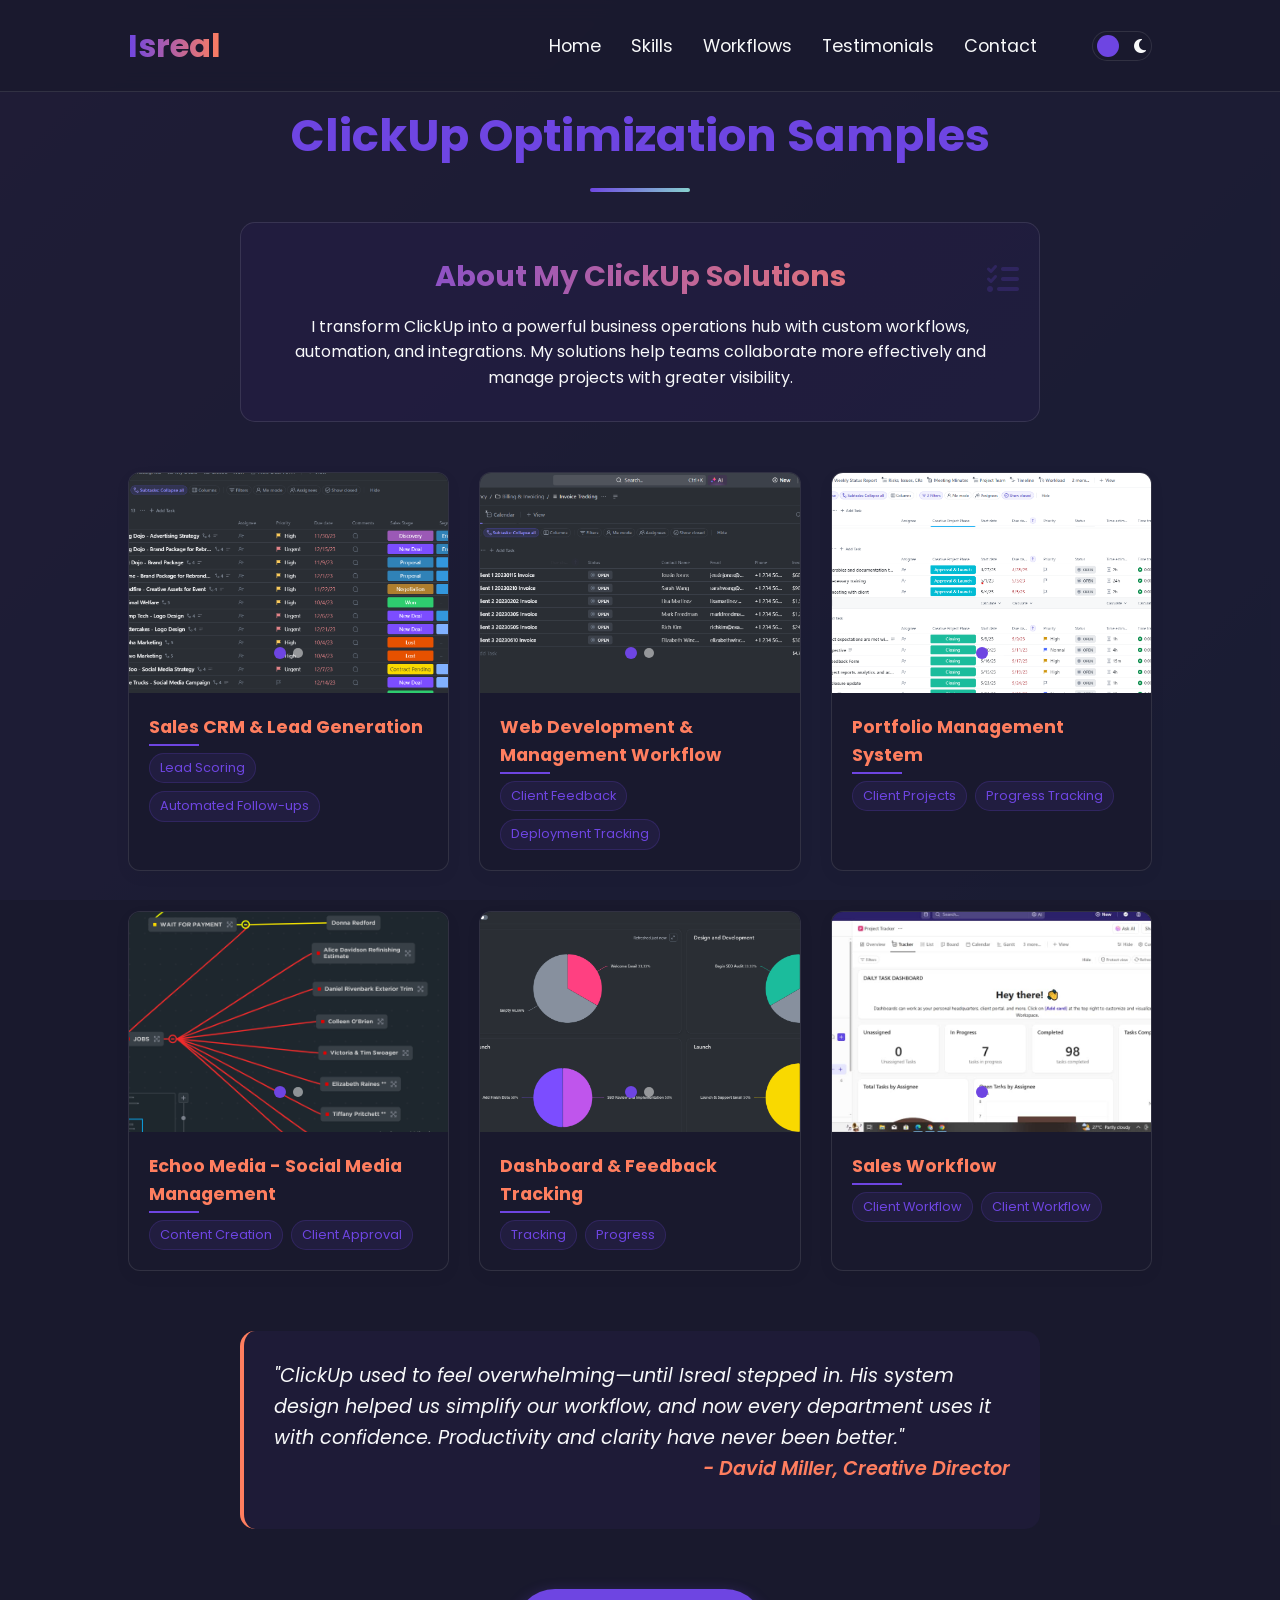
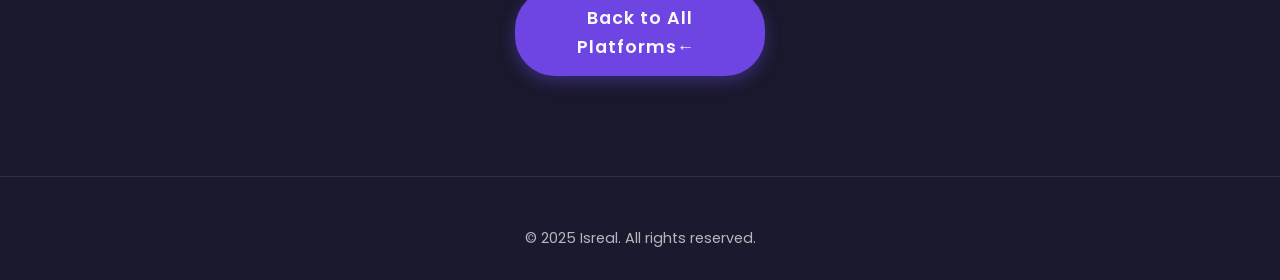
<file: Clickup.html>
<!DOCTYPE html>
<html lang="en">
<head>
    <meta charset="UTF-8">
    <meta name="viewport" content="width=device-width, initial-scale=1.0">
    <title>ClickUp Optimization Samples | Business Automation Consultant</title>
    <link rel="stylesheet" href="https://cdnjs.cloudflare.com/ajax/libs/font-awesome/6.4.0/css/all.min.css">
    <link href="https://fonts.googleapis.com/css2?family=Poppins:wght@100;200;300;400;500;600;700;800;900&display=swap" rel="stylesheet">
    <link rel="stylesheet" href="style.css">
</head>
<body class="dark-mode">
    <div class="bg-animation"></div>
    
    <header>
        <a href="index.html" class="logo">Isreal</a>
        <div class="menu-container">
            <div class="menu-toggle"><i class="fas fa-bars"></i></div>
            <nav class="navbar">
                <ul>
                    <li><a href="index.html#home">Home</a></li>
                    <li><a href="index.html#skills">Skills</a></li>
                    <li><a href="index.html#workflow">Workflows</a></li>
                    <li><a href="index.html#testimonials">Testimonials</a></li>
                    <li><a href="index.html#contact">Contact</a></li>
                </ul>
            </nav>
            <div class="theme-toggle-container">
                <div class="theme-toggle">
                    <i class="fas fa-sun"></i>
                    <i class="fas fa-moon"></i>
                    <span class="toggle-ball"></span>
                </div>
            </div>
        </div>
    </header>

    <section class="platform-samples">
        <h1>ClickUp Optimization Samples</h1>
        
        <div class="sample-description">
            <h2>About My ClickUp Solutions</h2>
            <p>I transform ClickUp into a powerful business operations hub with custom workflows, automation, and integrations. My solutions help teams collaborate more effectively and manage projects with greater visibility.</p>
            <i class="fas fa-tasks platform-icon clickup-color"></i>
        </div>

        <div class="sample-grid">
            <!-- Row 1 -->
            <div class="sample-row">
                <!-- Sample 1 -->
                <div class="sample-item">
                    <div class="sample-carousel">
                        <div class="carousel-inner">
                            <div class="carousel-item active">
                                <img src="images/Poject image/C1" alt="Sales CRM Setup">
                            </div>
                            <div class="carousel-item">
                                <img src="images/Poject image/c11" alt="Sales CRM - Detail 1">
                            </div>
                        </div>
                        <div class="carousel-controls">
                            <button class="carousel-prev"><i class="fas fa-chevron-left"></i></button>
                            <button class="carousel-next"><i class="fas fa-chevron-right"></i></button>
                        </div>
                        <div class="carousel-indicators">
                            <span class="indicator active"></span>
                            <span class="indicator"></span>
                        </div>
                    </div>
                    <div class="sample-info">
                        <h3>Sales CRM & Lead Generation</h3>
                        <div class="sample-tags">
                            <span>Lead Scoring</span>
                            <span>Automated Follow-ups</span>
                        </div>
                    </div>
                </div>

                <!-- Sample 2 -->
                <div class="sample-item">
                    <div class="sample-carousel">
                        <div class="carousel-inner">
                            <div class="carousel-item active">
                                <img src="images/Poject image/c2" alt="Web Development Workflow">
                            </div>
                            <div class="carousel-item">
                                <img src="images/Poject image/c22" alt="Web Development - Detail 1">
                            </div>
                        </div>
                        <div class="carousel-controls">
                            <button class="carousel-prev"><i class="fas fa-chevron-left"></i></button>
                            <button class="carousel-next"><i class="fas fa-chevron-right"></i></button>
                        </div>
                        <div class="carousel-indicators">
                            <span class="indicator active"></span>
                            <span class="indicator"></span>
                        </div>
                    </div>
                    <div class="sample-info">
                        <h3>Web Development & Management Workflow</h3>
                        <div class="sample-tags">
                            <span>Client Feedback</span>
                            <span>Deployment Tracking</span>
                        </div>
                    </div>
                </div>

                <!-- Sample 3 -->
                <div class="sample-item">
                    <div class="sample-carousel">
                        <div class="carousel-inner">
                            <div class="carousel-item active">
                                <img src="images/Poject image/c3" alt="Portfolio Management">
                            </div>
                            <div class="carousel-item">
                                <img src="images/Poject image/c33" alt="Portfolio Management - Detail 1">
                            </div>
                        </div>
                        <div class="carousel-controls">
                            <button class="carousel-prev"><i class="fas fa-chevron-left"></i></button>
                            <button class="carousel-next"><i class="fas fa-chevron-right"></i></button>
                        </div>
                        <div class="carousel-indicators">
                            <span class="indicator active"></span>
                            <span class="indicator"></span>
                        </div>
                    </div>
                    <div class="sample-info">
                        <h3>Portfolio Management System</h3>
                        <div class="sample-tags">
                            <span>Client Projects</span>
                            <span>Progress Tracking</span>
                        </div>
                    </div>
                </div>
            </div>

            <!-- Row 2 -->
            <div class="sample-row">
                <!-- Sample 4 -->
                <div class="sample-item">
                    <div class="sample-carousel">
                        <div class="carousel-inner">
                            <div class="carousel-item active">
                                <img src="images/Poject image/c4" alt="Social Media Workflow">
                            </div>
                            <div class="carousel-item">
                                <img src="images/Poject image/c44" alt="Social Media - Detail 1">
                            </div>
                        </div>
                        <div class="carousel-controls">
                            <button class="carousel-prev"><i class="fas fa-chevron-left"></i></button>
                            <button class="carousel-next"><i class="fas fa-chevron-right"></i></button>
                        </div>
                        <div class="carousel-indicators">
                            <span class="indicator active"></span>
                            <span class="indicator"></span>
                        </div>
                    </div>
                    <div class="sample-info">
                        <h3>Echoo Media - Social Media Management</h3>
                        <div class="sample-tags">
                            <span>Content Creation</span>
                            <span>Client Approval</span>
                        </div>
                    </div>
                </div>

                <!-- Sample 5 -->
                <div class="sample-item">
                    <div class="sample-carousel">
                        <div class="carousel-inner">
                            <div class="carousel-item active">
                                <img src="images/Poject image/c5" alt="Education Template">
                            </div>
                            <div class="carousel-item">
                                <img src="images/Poject image/c55" alt="Education Template - Detail 1">
                            </div>
                        </div>
                        <div class="carousel-controls">
                            <button class="carousel-prev"><i class="fas fa-chevron-left"></i></button>
                            <button class="carousel-next"><i class="fas fa-chevron-right"></i></button>
                        </div>
                        <div class="carousel-indicators">
                            <span class="indicator active"></span>
                            <span class="indicator"></span>
                        </div>
                    </div>
                    <div class="sample-info">
                        <h3>Dashboard & Feedback Tracking</h3>
                        <div class="sample-tags">
                            <span>Tracking</span>
                            <span>Progress</span>
                        </div>
                    </div>
                </div>

                <!-- Sample 6 -->
                <div class="sample-item">
                    <div class="sample-carousel">
                        <div class="carousel-inner">
                            <div class="carousel-item active">
                                <img src="images/Poject image/c6" alt="Education Template">
                            </div>
                            <div class="carousel-item">
                                <img src="images/Poject image/c66" alt="Education Template - Detail 1">
                            </div>
                        </div>
                        <div class="carousel-controls">
                            <button class="carousel-prev"><i class="fas fa-chevron-left"></i></button>
                            <button class="carousel-next"><i class="fas fa-chevron-right"></i></button>
                        </div>
                        <div class="carousel-indicators">
                            <span class="indicator active"></span>
                            <span class="indicator"></span>
                        </div>
                    </div>
                    <div class="sample-info">
                        <h3>Sales Workflow</h3>
                        <div class="sample-tags">
                            <span>Client Workflow</span>
                            <span>Client Workflow</span>
                        </div>
                    </div>
                </div>
            </div>
        </div>

        <div class="testimonial-quote">
            <blockquote>
                "ClickUp used to feel overwhelming—until Isreal stepped in. His system design helped us simplify our workflow, and now every department uses it with confidence. Productivity and clarity have never been better."
                <cite>- David Miller, Creative Director</cite>
            </blockquote>
        </div>

        <a href="index.html#workflow" class="btn back-btn">Back to All Platforms</a>
    </section>

    <footer>
        <p class="copyright">© 2025 Isreal. All rights reserved.</p>
    </footer>

    <div class="back-to-top">
        <i class="fas fa-arrow-up"></i>
    </div>

    <script src="script.js"></script>
    <script src="samples.js"></script>
</body>
</html>
</file>
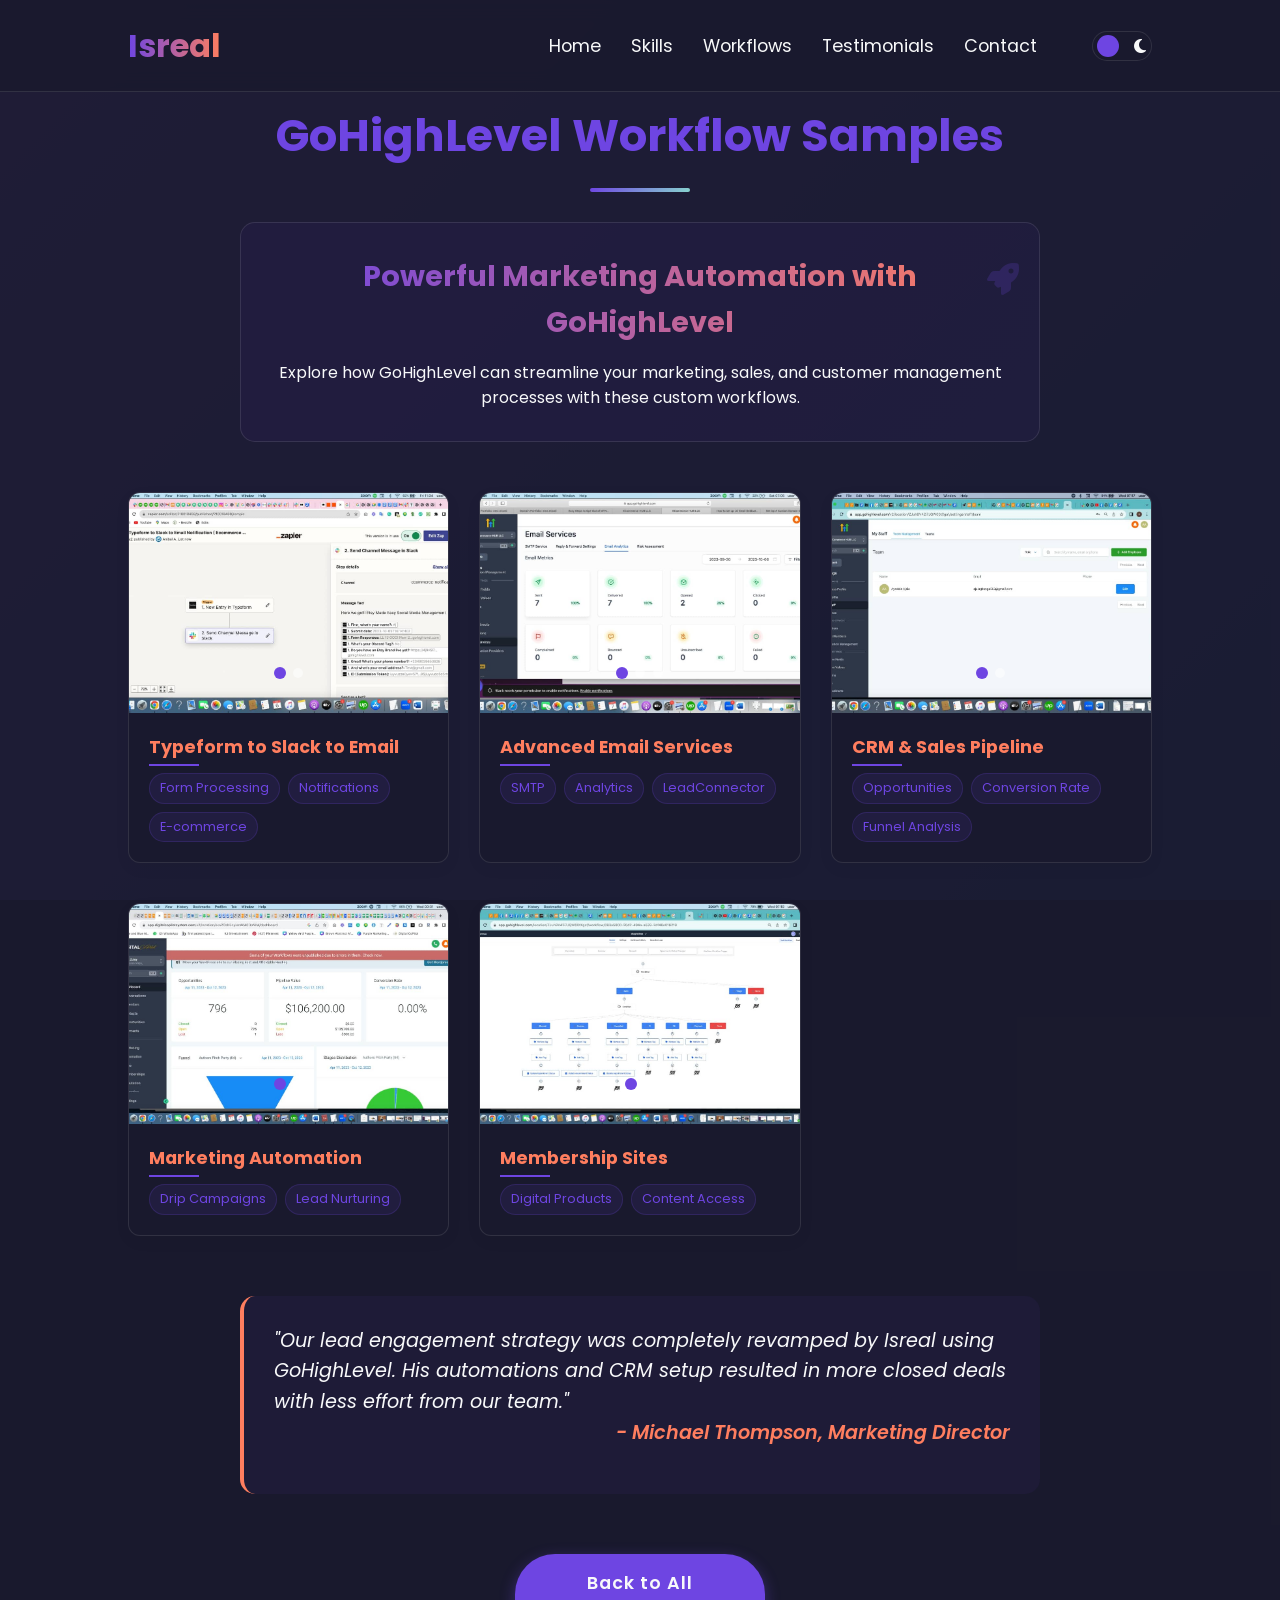
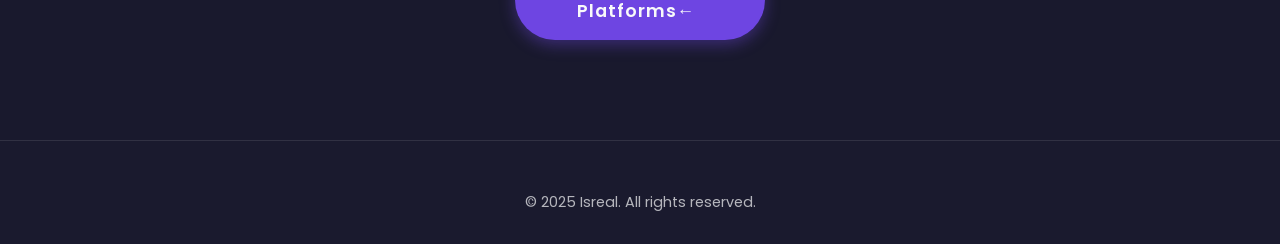
<file: Gohighlevel.html>
<!DOCTYPE html>
<html lang="en">
<head>
    <meta charset="UTF-8">
    <meta name="viewport" content="width=device-width, initial-scale=1.0">
    <title>GoHighLevel Workflow Samples | Business Automation Consultant</title>
    <link rel="stylesheet" href="https://cdnjs.cloudflare.com/ajax/libs/font-awesome/6.4.0/css/all.min.css">
    <link href="https://fonts.googleapis.com/css2?family=Poppins:wght@100;200;300;400;500;600;700;800;900&display=swap" rel="stylesheet">
    <link rel="stylesheet" href="style.css">
</head>
<body class="dark-mode">
    <div class="bg-animation"></div>
    
    <header>
        <a href="index.html" class="logo">Isreal</a>
        <div class="menu-container">
            <div class="menu-toggle"><i class="fas fa-bars"></i></div>
            <nav class="navbar">
                <ul>
                    <li><a href="index.html#home">Home</a></li>
                    <li><a href="index.html#skills">Skills</a></li>
                    <li><a href="index.html#workflow">Workflows</a></li>
                    <li><a href="index.html#testimonials">Testimonials</a></li>
                    <li><a href="index.html#contact">Contact</a></li>
                </ul>
            </nav>
            <div class="theme-toggle-container">
                <div class="theme-toggle">
                    <i class="fas fa-sun"></i>
                    <i class="fas fa-moon"></i>
                    <span class="toggle-ball"></span>
                </div>
            </div>
        </div>
    </header>

    <section class="platform-samples">
        <h1>GoHighLevel Workflow Samples</h1>
        
        <div class="sample-description">
            <h2>Powerful Marketing Automation with GoHighLevel</h2>
            <p>Explore how GoHighLevel can streamline your marketing, sales, and customer management processes with these custom workflows.</p>
            <i class="fas fa-rocket platform-icon gohighlevel-color"></i>
        </div>

        <div class="sample-grid">
            <!-- Row 1 -->
            <div class="sample-row">
                <!-- Sample 1 -->
                <div class="sample-item">
                    <div class="sample-carousel">
                        <div class="carousel-inner">
                            <div class="carousel-item active">
                                <img src="images/Poject image/G1 (1).jpg" alt="Typeform to Slack to Email Workflow">
                            </div>
                            <div class="carousel-item">
                                <img src="images/Poject image/G1 (2).jpg" alt="Typeform to Slack Detail">
                            </div>
                        </div>
                        <div class="carousel-controls">
                            <button class="carousel-prev"><i class="fas fa-chevron-left"></i></button>
                            <button class="carousel-next"><i class="fas fa-chevron-right"></i></button>
                        </div>
                        <div class="carousel-indicators">
                            <span class="indicator active"></span>
                            <span class="indicator"></span>
                        </div>
                    </div>
                    <div class="sample-info">
                        <h3>Typeform to Slack to Email</h3>
                        <div class="sample-tags">
                            <span>Form Processing</span>
                            <span>Notifications</span>
                            <span>E-commerce</span>
                        </div>
                    </div>
                </div>

                <!-- Sample 2 -->
                <div class="sample-item">
                    <div class="sample-carousel">
                        <div class="carousel-inner">
                            <div class="carousel-item active">
                                <img src="images/Poject image/G2 (1).jpg" alt="Email Services Dashboard">
                            </div>
                            <div class="carousel-item">
                                <img src="images/Poject image/G2 (2).jpg" alt="SMTP Configuration">
                            </div>
                            <div class="carousel-item">
                                <img src="images/Poject image/g22.jpg" alt="Email Analytics">
                            </div>
                        </div>
                        <div class="carousel-controls">
                            <button class="carousel-prev"><i class="fas fa-chevron-left"></i></button>
                            <button class="carousel-next"><i class="fas fa-chevron-right"></i></button>
                        </div>
                        <div class="carousel-indicators">
                            <span class="indicator active"></span>
                            <span class="indicator"></span>
                            <span class="indicator"></span>
                        </div>
                    </div>
                    <div class="sample-info">
                        <h3>Advanced Email Services</h3>
                        <div class="sample-tags">
                            <span>SMTP</span>
                            <span>Analytics</span>
                            <span>LeadConnector</span>
                        </div>
                    </div>
                </div>

                <!-- Sample 3 -->
                <div class="sample-item">
                    <div class="sample-carousel">
                        <div class="carousel-inner">
                            <div class="carousel-item active">
                                <img src="images/Poject image/g3 (1).jpg" alt="CRM Dashboard">
                            </div>
                            <div class="carousel-item">
                                <img src="images/Poject image/g3 (2).jpg" alt="Opportunities Tracking">
                            </div>
                        </div>
                        <div class="carousel-controls">
                            <button class="carousel-prev"><i class="fas fa-chevron-left"></i></button>
                            <button class="carousel-next"><i class="fas fa-chevron-right"></i></button>
                        </div>
                        <div class="carousel-indicators">
                            <span class="indicator active"></span>
                            <span class="indicator"></span>
                        </div>
                    </div>
                    <div class="sample-info">
                        <h3>CRM & Sales Pipeline</h3>
                        <div class="sample-tags">
                            <span>Opportunities</span>
                            <span>Conversion Rate</span>
                            <span>Funnel Analysis</span>
                        </div>
                    </div>
                </div>
            </div>

            <!-- Row 2 -->
            <div class="sample-row">
                <!-- Sample 4 -->
                <div class="sample-item">
                    <div class="sample-carousel">
                        <div class="carousel-inner">
                            <div class="carousel-item active">
                                <img src="images/Poject image/g4 (1).jpg" alt="Marketing Automation">
                            </div>
                            <div class="carousel-item">
                                <img src="images/Poject image/g4 (2).jpg" alt="Automation Detail">
                            </div>
                        </div>
                        <div class="carousel-controls">
                            <button class="carousel-prev"><i class="fas fa-chevron-left"></i></button>
                            <button class="carousel-next"><i class="fas fa-chevron-right"></i></button>
                        </div>
                        <div class="carousel-indicators">
                            <span class="indicator active"></span>
                            <span class="indicator"></span>
                        </div>
                    </div>
                    <div class="sample-info">
                        <h3>Marketing Automation</h3>
                        <div class="sample-tags">
                            <span>Drip Campaigns</span>
                            <span>Lead Nurturing</span>
                        </div>
                    </div>
                </div>
                <!-- Sample 5 -->
                <div class="sample-item">
                    <div class="sample-carousel">
                        <div class="carousel-inner">
                            <div class="carousel-item active">
                                <img src="images/Poject image/g5 (1).jpg" alt="Membership Sites">
                            </div>
                            <div class="carousel-item">
                                <img src="images/Poject image/g5 (2).jpg" alt="Membership Detail">
                            </div>
                        </div>
                        <div class="carousel-controls">
                            <button class="carousel-prev"><i class="fas fa-chevron-left"></i></button>
                            <button class="carousel-next"><i class="fas fa-chevron-right"></i></button>
                        </div>
                        <div class="carousel-indicators">
                            <span class="indicator active"></span>
                            <span class="indicator"></span>
                        </div>
                    </div>
                    <div class="sample-info">
                        <h3>Membership Sites</h3>
                        <div class="sample-tags">
                            <span>Digital Products</span>
                            <span>Content Access</span>
                        </div>
                    </div>
                </div>
            </div>
        </div>

        <div class="testimonial-quote">
            <blockquote>
                "Our lead engagement strategy was completely revamped by Isreal using GoHighLevel. His automations and CRM setup resulted in more closed deals with less effort from our team."
                <cite>- Michael Thompson, Marketing Director</cite>
            </blockquote>
        </div>

        <a href="index.html#workflow" class="btn back-btn">Back to All Platforms</a>
    </section>

    <footer>
        <p class="copyright">© 2025 Isreal. All rights reserved.</p>
    </footer>

    <div class="back-to-top">
        <i class="fas fa-arrow-up"></i>
    </div>

    <script src="script.js"></script>
    <script src="samples.js"></script>
</body>
</html>
</file>
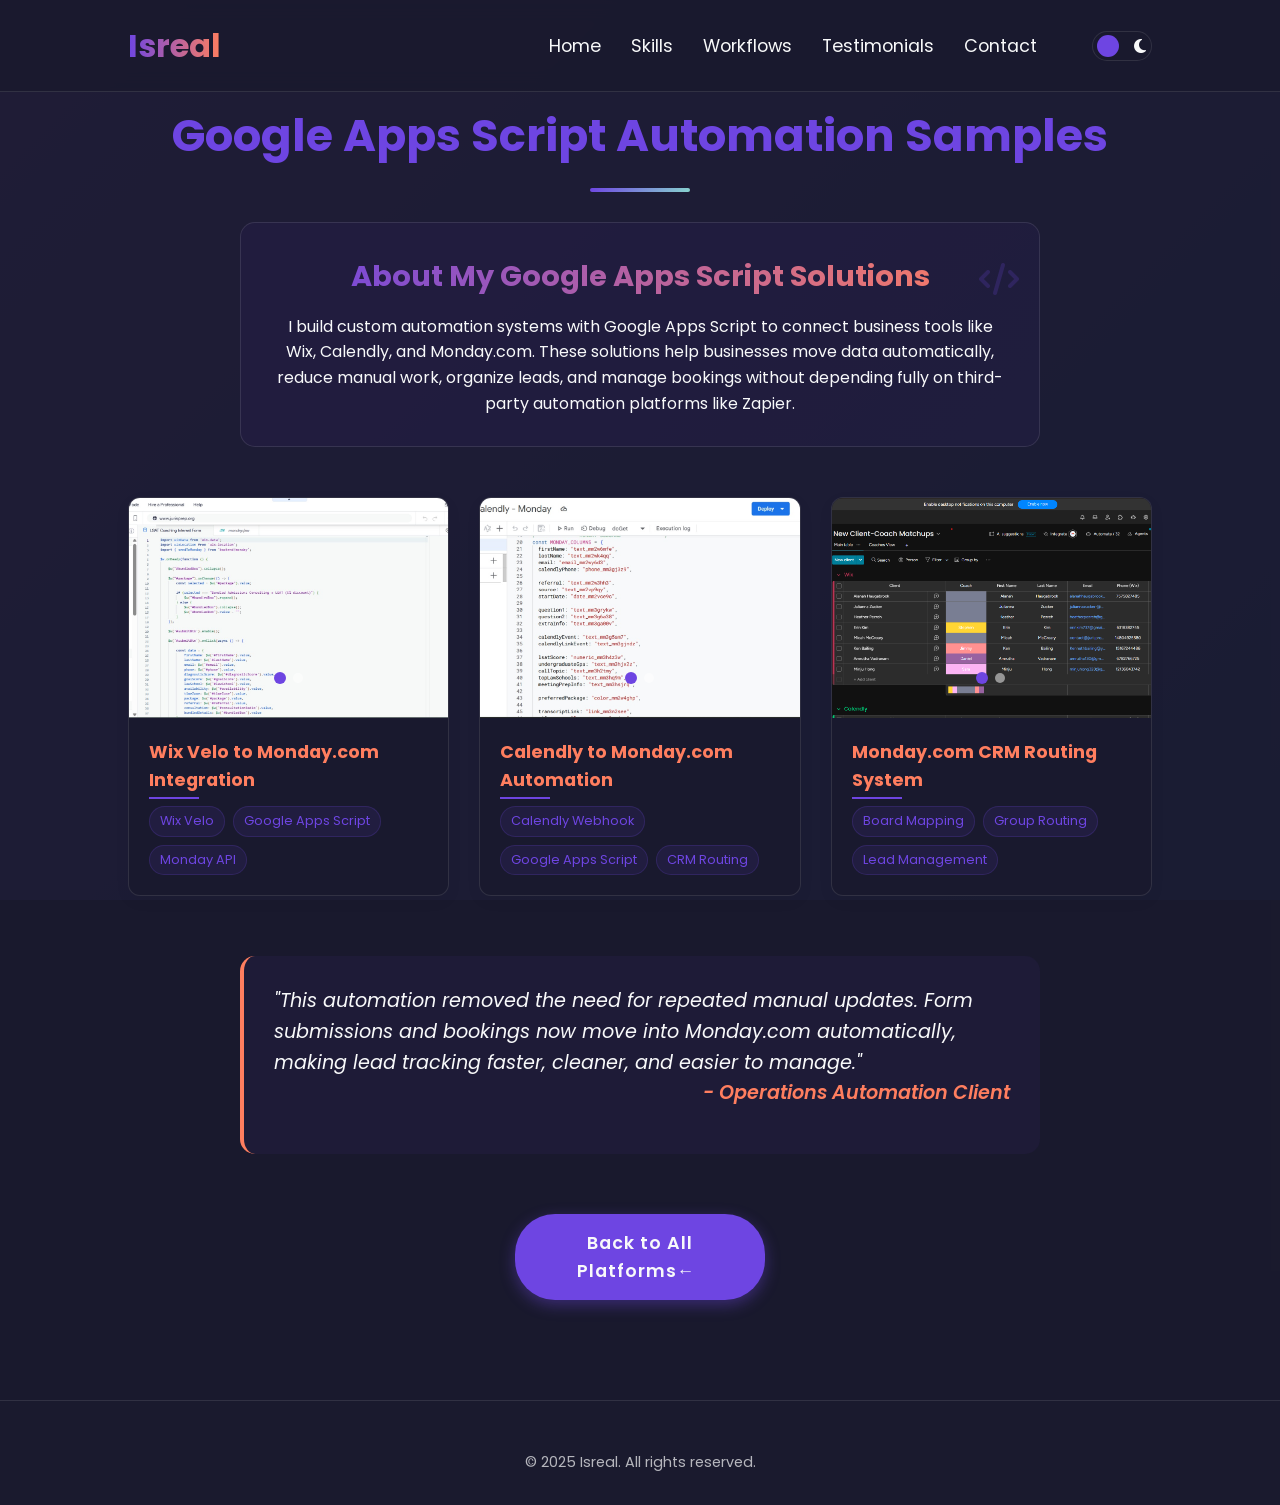
<file: GoogleAppsScript.html>
<!DOCTYPE html>
<html lang="en">
<head>
    <meta charset="UTF-8">
    <meta name="viewport" content="width=device-width, initial-scale=1.0">
    <title>Google Apps Script Automation Samples | Business Automation Consultant</title>
    <link rel="stylesheet" href="https://cdnjs.cloudflare.com/ajax/libs/font-awesome/6.4.0/css/all.min.css">
    <link href="https://fonts.googleapis.com/css2?family=Poppins:wght@100;200;300;400;500;600;700;800;900&display=swap" rel="stylesheet">
    <link rel="stylesheet" href="style.css">
</head>
<body class="dark-mode">
    <div class="bg-animation"></div>
    
    <header>
        <a href="index.html" class="logo">Isreal</a>
        <div class="menu-container">
            <div class="menu-toggle"><i class="fas fa-bars"></i></div>
            <nav class="navbar">
                <ul>
                    <li><a href="index.html#home">Home</a></li>
                    <li><a href="index.html#skills">Skills</a></li>
                    <li><a href="index.html#workflow">Workflows</a></li>
                    <li><a href="index.html#testimonials">Testimonials</a></li>
                    <li><a href="index.html#contact">Contact</a></li>
                </ul>
            </nav>
            <div class="theme-toggle-container">
                <div class="theme-toggle">
                    <i class="fas fa-sun"></i>
                    <i class="fas fa-moon"></i>
                    <span class="toggle-ball"></span>
                </div>
            </div>
        </div>
    </header>

    <section class="platform-samples">
        <h1>Google Apps Script Automation Samples</h1>
        
        <div class="sample-description">
            <h2>About My Google Apps Script Solutions</h2>
            <p>I build custom automation systems with Google Apps Script to connect business tools like Wix, Calendly, and Monday.com. These solutions help businesses move data automatically, reduce manual work, organize leads, and manage bookings without depending fully on third-party automation platforms like Zapier.</p>
            <i class="fas fa-code platform-icon"></i>
        </div>

        <div class="sample-grid">
            <div class="sample-row">

                <div class="sample-item">
                    <div class="sample-carousel">
                        <div class="carousel-inner">
                            <div class="carousel-item active">
                                <img src="images/1 (1).jpeg" alt="Wix Velo to Monday.com Integration">
                            </div>
                            <div class="carousel-item">
                                <img src="images/1 (2).jpeg" alt="Wix Velo Monday.com Form Submission">
                            </div>
                        </div>
                        <div class="carousel-controls">
                            <button class="carousel-prev"><i class="fas fa-chevron-left"></i></button>
                            <button class="carousel-next"><i class="fas fa-chevron-right"></i></button>
                        </div>
                        <div class="carousel-indicators">
                            <span class="indicator active"></span>
                            <span class="indicator"></span>
                        </div>
                    </div>
                    <div class="sample-info">
                        <h3>Wix Velo to Monday.com Integration</h3>
                        <div class="sample-tags">
                            <span>Wix Velo</span>
                            <span>Google Apps Script</span>
                            <span>Monday API</span>
                        </div>
                    </div>
                </div>

                <div class="sample-item">
                    <div class="sample-carousel">
                        <div class="carousel-inner">
                            <div class="carousel-item active">
                                <img src="images/2 (1).jpeg" alt="Calendly to Monday.com Integration">
                            </div>
                            <div class="carousel-item">
                                <img src="images/2 (2).jpeg" alt="Calendly Monday.com Automation Workflow">
                            </div>
                        </div>
                        <div class="carousel-controls">
                            <button class="carousel-prev"><i class="fas fa-chevron-left"></i></button>
                            <button class="carousel-next"><i class="fas fa-chevron-right"></i></button>
                        </div>
                        <div class="carousel-indicators">
                            <span class="indicator active"></span>
                            <span class="indicator"></span>
                        </div>
                    </div>
                    <div class="sample-info">
                        <h3>Calendly to Monday.com Automation</h3>
                        <div class="sample-tags">
                            <span>Calendly Webhook</span>
                            <span>Google Apps Script</span>
                            <span>CRM Routing</span>
                        </div>
                    </div>
                </div>

                <div class="sample-item">
                    <div class="sample-carousel">
                        <div class="carousel-inner">
                            <div class="carousel-item active">
                                <img src="images/3.png" alt="Monday.com CRM Routing Automation">
                            </div>
                            <div class="carousel-item">
                                <img src="images/33.png" alt="Monday.com Group and Column Mapping">
                            </div>
                        </div>
                        <div class="carousel-controls">
                            <button class="carousel-prev"><i class="fas fa-chevron-left"></i></button>
                            <button class="carousel-next"><i class="fas fa-chevron-right"></i></button>
                        </div>
                        <div class="carousel-indicators">
                            <span class="indicator active"></span>
                            <span class="indicator"></span>
                        </div>
                    </div>
                    <div class="sample-info">
                        <h3>Monday.com CRM Routing System</h3>
                        <div class="sample-tags">
                            <span>Board Mapping</span>
                            <span>Group Routing</span>
                            <span>Lead Management</span>
                        </div>
                    </div>
                </div>

            </div>
        </div>

        <div class="testimonial-quote">
            <blockquote>
                "This automation removed the need for repeated manual updates. Form submissions and bookings now move into Monday.com automatically, making lead tracking faster, cleaner, and easier to manage."
                <cite>- Operations Automation Client</cite>
            </blockquote>
        </div>

        <a href="index.html#workflow" class="btn back-btn">Back to All Platforms</a>
    </section>

    <footer>
        <p class="copyright">© 2025 Isreal. All rights reserved.</p>
    </footer>

    <div class="back-to-top">
        <i class="fas fa-arrow-up"></i>
    </div>

    <script src="script.js"></script>
    <script src="samples.js"></script>
</body>
</html>
</file>
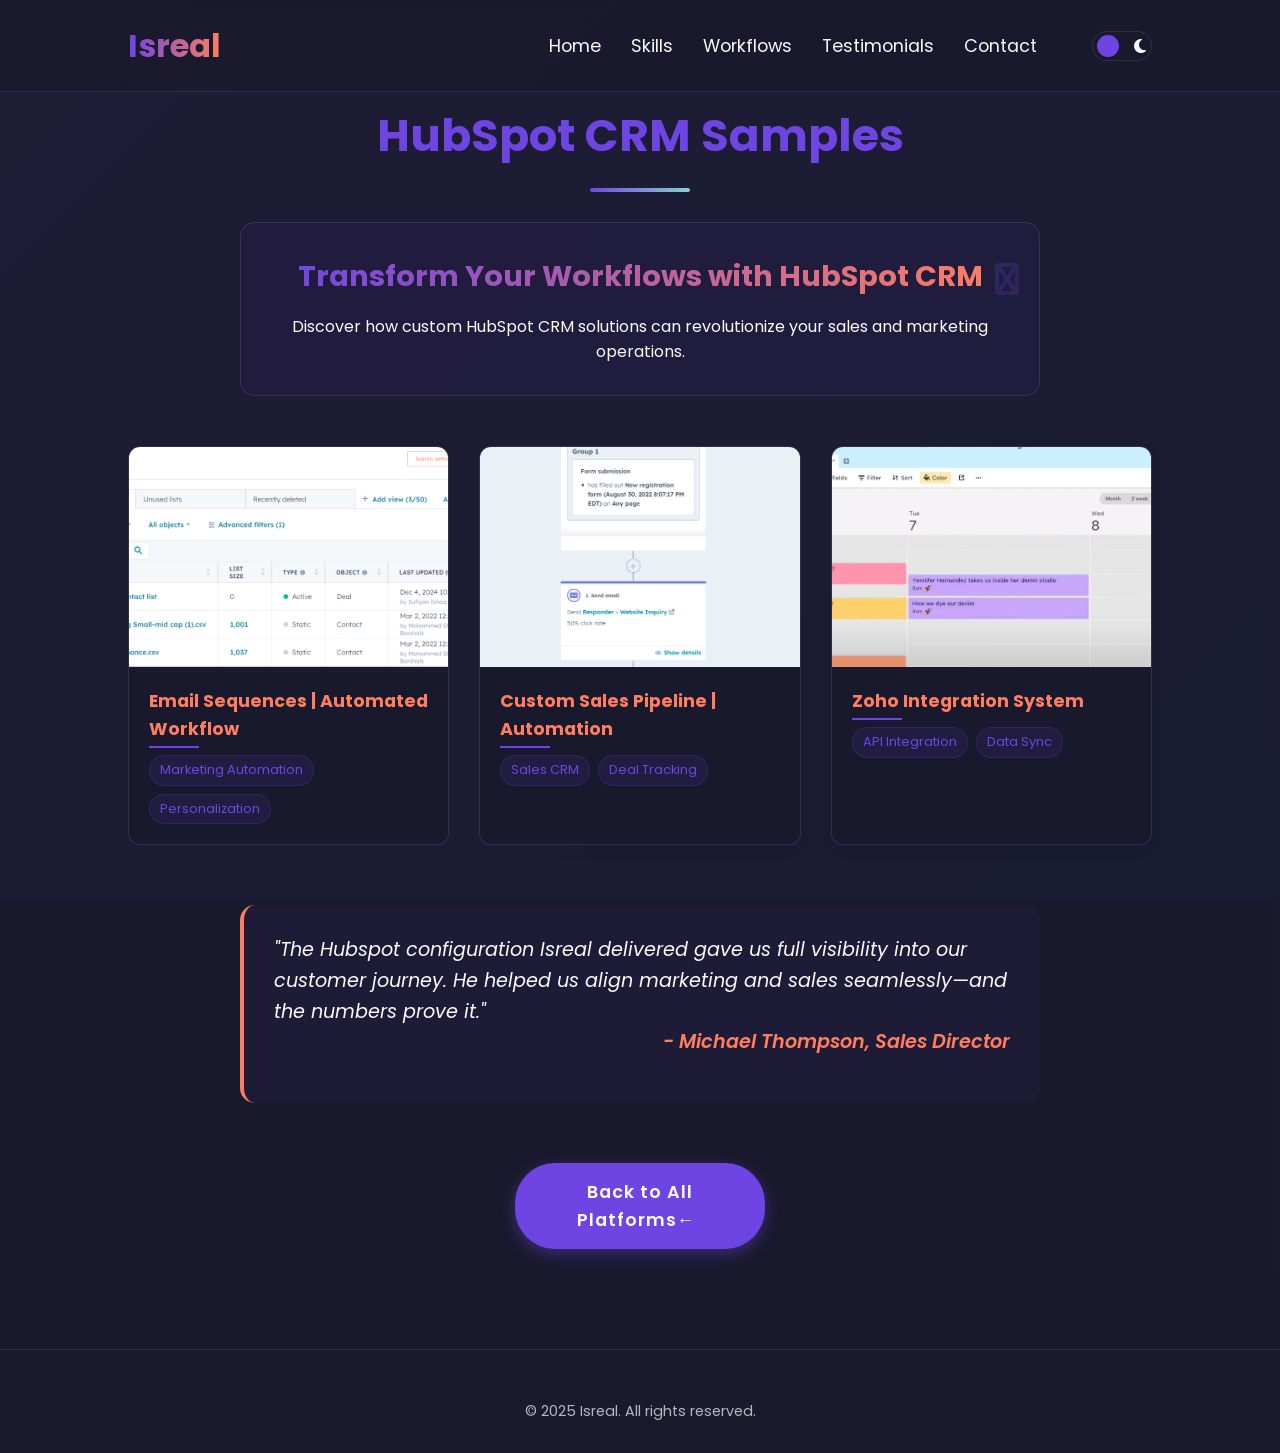
<file: Hubspot.html>
<!DOCTYPE html>
<html lang="en">
<head>
    <meta charset="UTF-8">
    <meta name="viewport" content="width=device-width, initial-scale=1.0">
    <title>HubSpot CRM Samples | Business Automation Consultant</title>
    <link rel="stylesheet" href="https://cdnjs.cloudflare.com/ajax/libs/font-awesome/6.4.0/css/all.min.css">
    <link href="https://fonts.googleapis.com/css2?family=Poppins:wght@100;200;300;400;500;600;700;800;900&display=swap" rel="stylesheet">
    <link rel="stylesheet" href="style.css">
</head>
<body class="dark-mode">
    <div class="bg-animation"></div>
    
    <header>
        <a href="index.html" class="logo">Isreal</a>
        <div class="menu-container">
            <div class="menu-toggle"><i class="fas fa-bars"></i></div>
            <nav class="navbar">
                <ul>
                    <li><a href="index.html#home">Home</a></li>
                    <li><a href="index.html#skills">Skills</a></li>
                    <li><a href="index.html#workflow">Workflows</a></li>
                    <li><a href="index.html#testimonials">Testimonials</a></li>
                    <li><a href="index.html#contact">Contact</a></li>
                </ul>
            </nav>
            <div class="theme-toggle-container">
                <div class="theme-toggle">
                    <i class="fas fa-sun"></i>
                    <i class="fas fa-moon"></i>
                    <span class="toggle-ball"></span>
                </div>
            </div>
        </div>
    </header>

    <section class="platform-samples">
        <h1>HubSpot CRM Samples</h1>
        
        <div class="sample-description">
            <h2>Transform Your Workflows with HubSpot CRM</h2>
            <p>Discover how custom HubSpot CRM solutions can revolutionize your sales and marketing operations.</p>
            <i class="fas fa-hubspot platform-icon hubspot-color"></i>
        </div>

        <div class="sample-grid">
            <!-- Row 1 -->
            <div class="sample-row">
                <!-- Sample 1 -->
                <div class="sample-item">
                    <div class="sample-carousel">
                        <div class="carousel-inner">
                            <div class="carousel-item active">
                                <img src="images/Poject image/h1" alt="Email Sequences">
                            </div>
                        </div>
                       
                    </div>
                    <div class="sample-info">
                        <h3>Email Sequences | Automated Workflow</h3>
                        <div class="sample-tags">
                            <span>Marketing Automation</span>
                            <span>Personalization</span>
                        </div>
                    </div>
                </div>

                <!-- Sample 2 -->
                <div class="sample-item">
                    <div class="sample-carousel">
                        <div class="carousel-inner">
                            <div class="carousel-item active">
                                <img src="images/Poject image/h2" alt="Pipeline Management">
                            </div>
                        </div>
                    </div>
                    <div class="sample-info">
                        <h3>Custom Sales Pipeline | Automation</h3>
                        <div class="sample-tags">
                            <span>Sales CRM</span>
                            <span>Deal Tracking</span>
                        </div>
                    </div>
                </div>

                <!-- Sample 3 -->
                <div class="sample-item">
                    <div class="sample-carousel">
                        <div class="carousel-inner">
                            <div class="carousel-item active">
                                <img src="images/Poject image/h3" alt="Zoho Integration">
                            </div>
                        </div>
                    </div>
                    <div class="sample-info">
                        <h3>Zoho Integration System</h3>
                        <div class="sample-tags">
                            <span>API Integration</span>
                            <span>Data Sync</span>
                        </div>
                    </div>
                </div>
            </div>
        </div>

        <div class="testimonial-quote">
            <blockquote>
                "The Hubspot configuration Isreal delivered gave us full visibility into our customer journey. He helped us align marketing and sales seamlessly—and the numbers prove it."
                <cite>- Michael Thompson, Sales Director</cite>
            </blockquote>
        </div>

        <a href="index.html#workflow" class="btn back-btn">Back to All Platforms</a>
    </section>

    <footer>
        <p class="copyright">© 2025 Isreal. All rights reserved.</p>
    </footer>

    <div class="back-to-top">
        <i class="fas fa-arrow-up"></i>
    </div>

    <script src="script.js"></script>
    <script src="samples.js"></script>
</body>
</html>
</file>
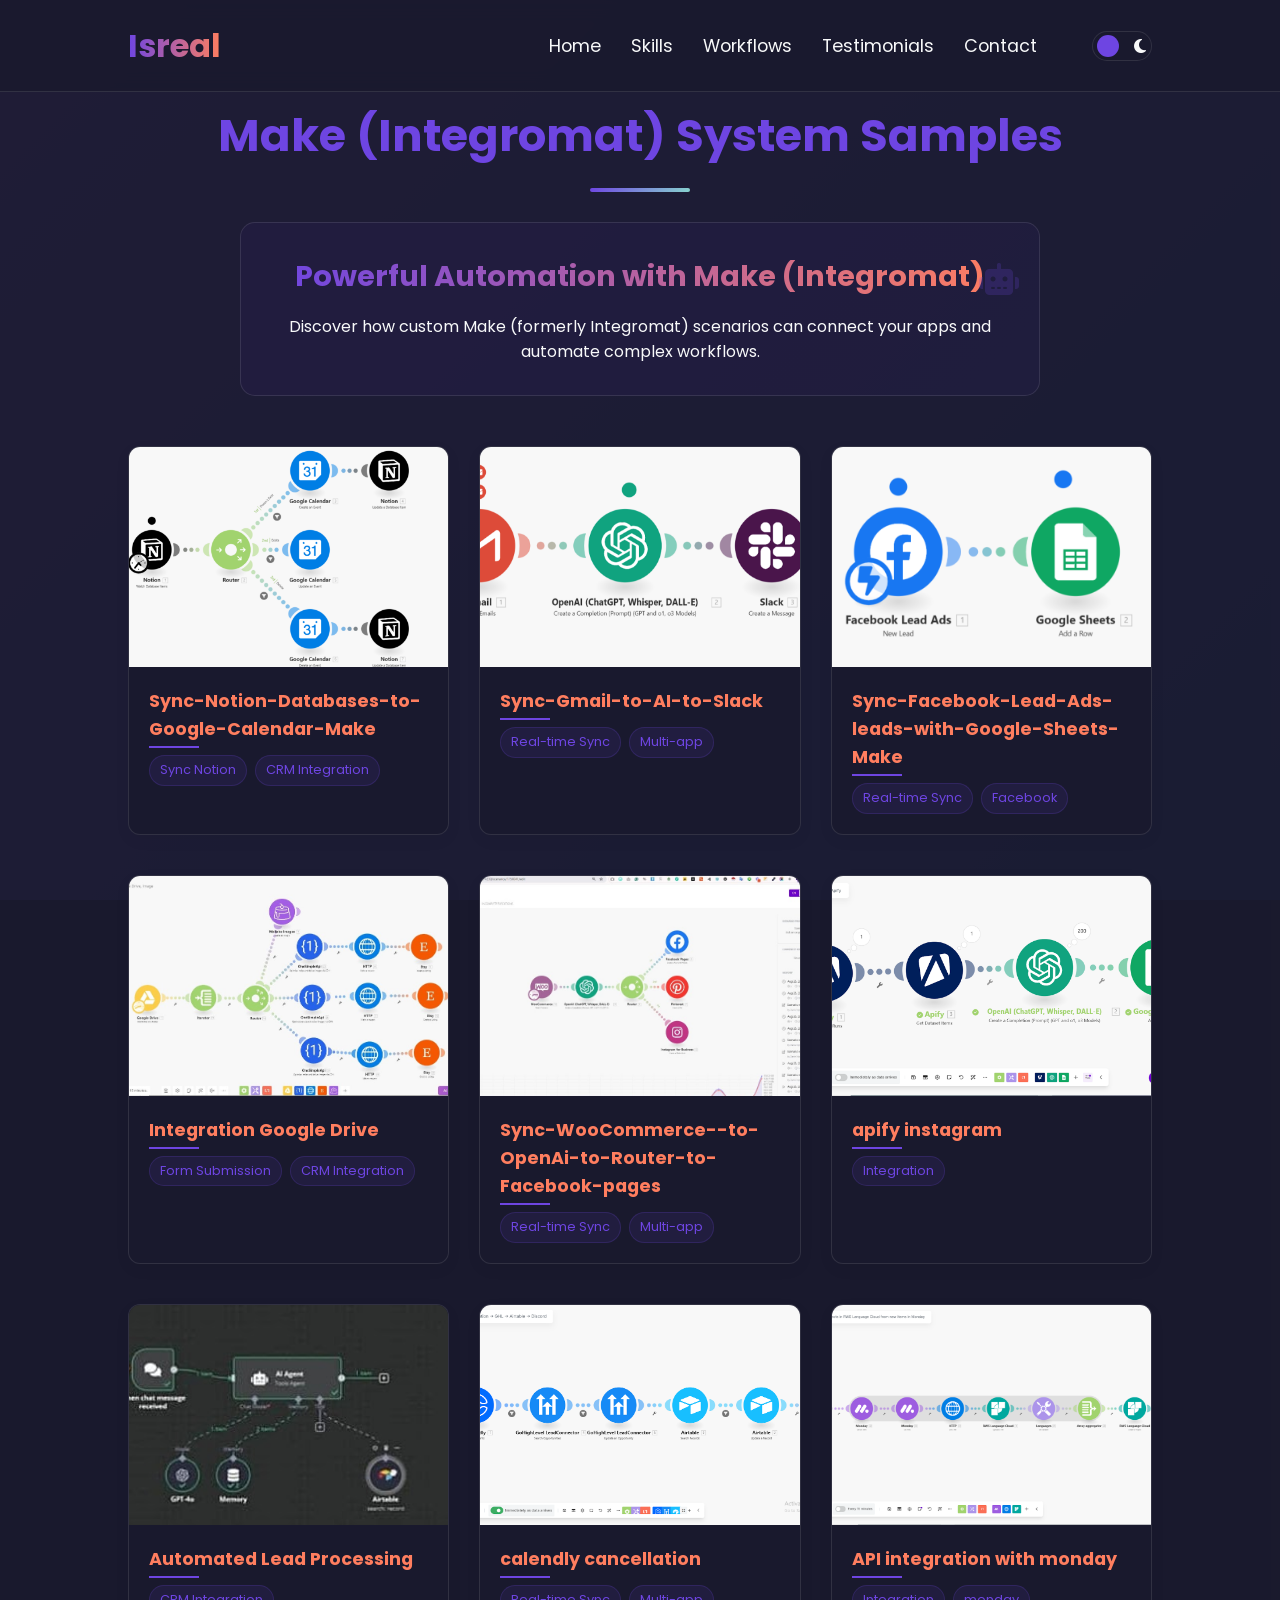
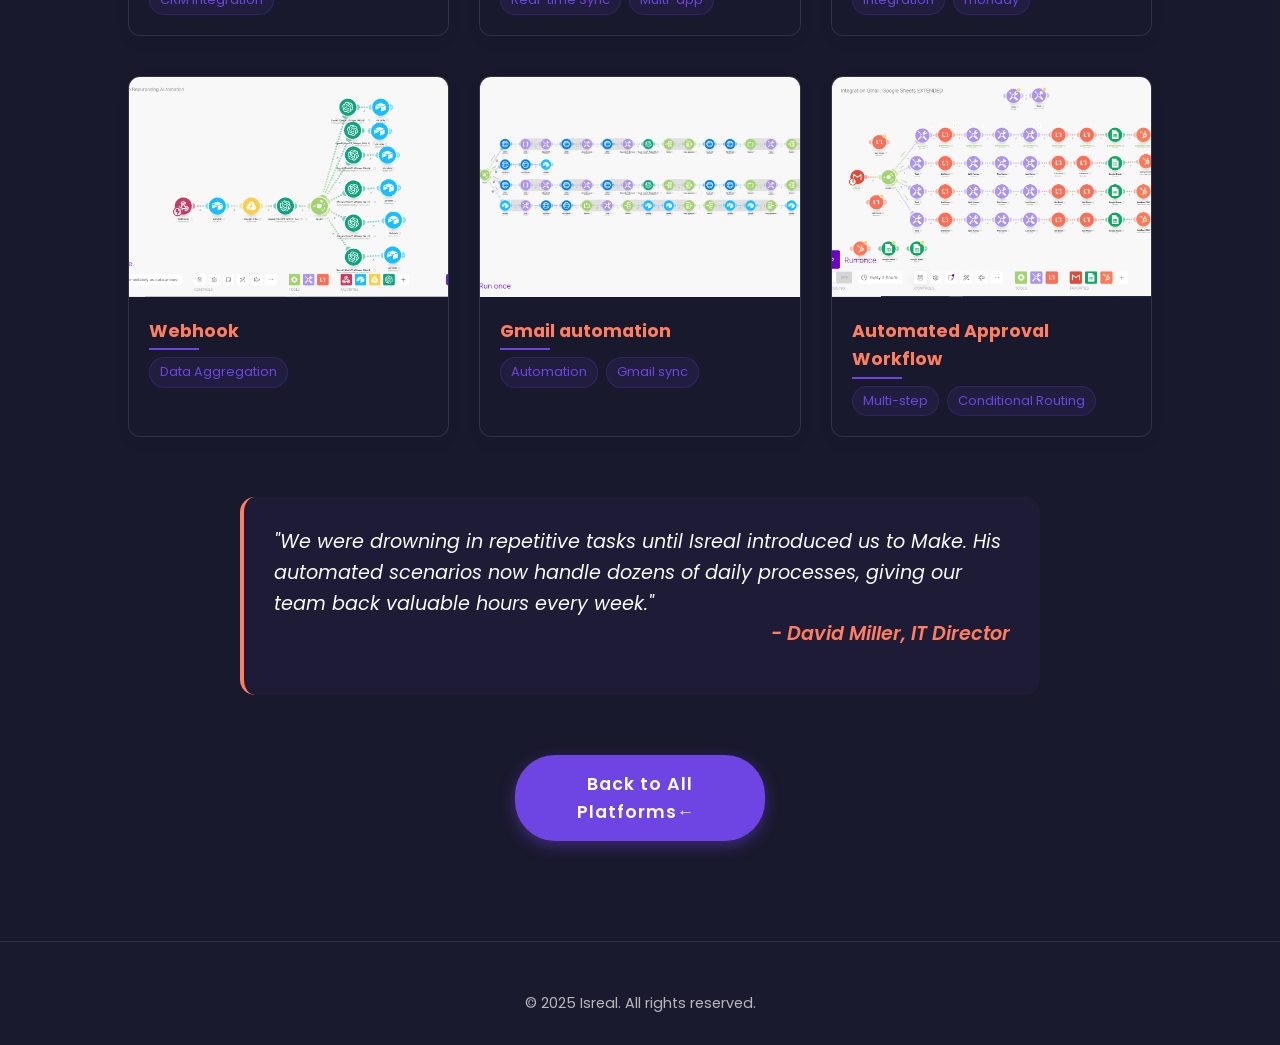
<file: Make.html>
<!DOCTYPE html>
<html lang="en">
<head>
    <meta charset="UTF-8">
    <meta name="viewport" content="width=device-width, initial-scale=1.0">
    <title>Make (Integromat) System Samples | Business Automation Consultant</title>
    <link rel="stylesheet" href="https://cdnjs.cloudflare.com/ajax/libs/font-awesome/6.4.0/css/all.min.css">
    <link href="https://fonts.googleapis.com/css2?family=Poppins:wght@100;200;300;400;500;600;700;800;900&display=swap" rel="stylesheet">
    <link rel="stylesheet" href="style.css">
</head>
<body class="dark-mode">
    <div class="bg-animation"></div>
    
    <header>
        <a href="index.html" class="logo">Isreal</a>
        <div class="menu-container">
            <div class="menu-toggle"><i class="fas fa-bars"></i></div>
            <nav class="navbar">
                <ul>
                    <li><a href="index.html#home">Home</a></li>
                    <li><a href="index.html#skills">Skills</a></li>
                    <li><a href="index.html#workflow">Workflows</a></li>
                    <li><a href="index.html#testimonials">Testimonials</a></li>
                    <li><a href="index.html#contact">Contact</a></li>
                </ul>
            </nav>
            <div class="theme-toggle-container">
                <div class="theme-toggle">
                    <i class="fas fa-sun"></i>
                    <i class="fas fa-moon"></i>
                    <span class="toggle-ball"></span>
                </div>
            </div>
        </div>
    </header>

    <section class="platform-samples">
        <h1>Make (Integromat) System Samples</h1>
        
        <div class="sample-description">
            <h2>Powerful Automation with Make (Integromat)</h2>
            <p>Discover how custom Make (formerly Integromat) scenarios can connect your apps and automate complex workflows.</p>
            <i class="fas fa-robot platform-icon make-color"></i>
        </div>

        <div class="sample-grid">
            <!-- Row 1 -->
            <div class="sample-row">
                <!-- Sample 1 -->
                <div class="sample-item">
                    <div class="sample-carousel">
                        <div class="carousel-inner">
                            <div class="carousel-item active">
                                <img src="images/Poject image/mm1" alt="Lead Processing">
                            </div>
                        </div>
                    </div>
                    <div class="sample-info">
                        <h3>Sync-Notion-Databases-to-Google-Calendar-Make</h3>
                        <div class="sample-tags">
                            <span>Sync Notion</span>
                            <span>CRM Integration</span>
                        </div>
                    </div>
                </div>

                <!-- Sample 2 -->
                <div class="sample-item">
                    <div class="sample-carousel">
                        <div class="carousel-inner">
                            <div class="carousel-item active">
                                <img src="images/Poject image/mm2" alt="Data Sync">
                            </div>
                        </div>
                    </div>
                    <div class="sample-info">
                        <h3>Sync-Gmail-to-AI-to-Slack</h3>
                        <div class="sample-tags">
                            <span>Real-time Sync</span>
                            <span>Multi-app</span>
                        </div>
                    </div>
                </div>

                <!-- Sample 3 -->
                <div class="sample-item">
                    <div class="sample-carousel">
                        <div class="carousel-inner">
                            <div class="carousel-item active">
                                <img src="images/Poject image/mm3" alt="E-commerce">
                            </div>
                        </div>
                    </div>
                    <div class="sample-info">
                        <h3>Sync-Facebook-Lead-Ads-leads-with-Google-Sheets-Make    </h3>
                        <div class="sample-tags">
                            <span>Real-time Sync</span>
                            <span>Facebook</span>
                        </div>
                    </div>
                </div>
            </div>
             <!-- Row 2 -->
            <div class="sample-row">
                <!-- Sample 1 -->
                <div class="sample-item">
                    <div class="sample-carousel">
                        <div class="carousel-inner">
                            <div class="carousel-item active">
                                <img src="images/Poject image/mm4" alt="Lead Processing">
                            </div>
                        </div>
                    </div>
                    <div class="sample-info">
                        <h3>Integration Google Drive</h3>
                        <div class="sample-tags">
                            <span>Form Submission</span>
                            <span>CRM Integration</span>
                        </div>
                    </div>      
                </div>

                <!-- Sample 2 -->
                <div class="sample-item">
                    <div class="sample-carousel">
                        <div class="carousel-inner">
                            <div class="carousel-item active">
                                <img src="images/Poject image/mm5" alt="Data Sync">
                            </div>
                        </div>
                    </div>
                    <div class="sample-info">
                        <h3>Sync-WooCommerce--to-OpenAi-to-Router-to-Facebook-pages</h3>
                        <div class="sample-tags">
                            <span>Real-time Sync</span>
                            <span>Multi-app</span>
                        </div>
                    </div>
                </div>

                <!-- Sample 3 -->
                <div class="sample-item">
                    <div class="sample-carousel">
                        <div class="carousel-inner">
                            <div class="carousel-item active">
                                <img src="images/Poject image/mm6" alt="E-commerce">
                            </div>
                        </div>
                    </div>
                    <div class="sample-info">
                        <h3>apify instagram</h3>
                        <div class="sample-tags">
                            <span>Integration</span>
                        </div>
                    </div>
                </div>
            </div>
             <!-- Row 3 -->
            <div class="sample-row">
                <!-- Sample 7 -->
                <div class="sample-item">
                    <div class="sample-carousel">
                        <div class="carousel-inner">
                            <div class="carousel-item active">
                                <img src="images/Poject image/mm7" alt="Lead Processing">
                            </div>
                        </div>
                    </div>
                    <div class="sample-info">
                        <h3>Automated Lead Processing</h3>
                        <div class="sample-tags">
                             <span>CRM Integration</span>
                        </div>
                    </div>
                </div>

                <!-- Sample 8 -->
                <div class="sample-item">
                    <div class="sample-carousel">
                        <div class="carousel-inner">
                            <div class="carousel-item active">
                                <img src="images/Poject image/mm8" alt="Data Sync">
                            </div>
                        </div>
                    </div>
                    <div class="sample-info">
                        <h3>calendly cancellation</h3>
                        <div class="sample-tags">
                            <span>Real-time Sync</span>
                            <span>Multi-app</span>
                        </div>
                    </div>
                </div>

                <!-- Sample 9 -->
                <div class="sample-item">
                    <div class="sample-carousel">
                        <div class="carousel-inner">
                            <div class="carousel-item active">
                                <img src="images/Poject image/mm9" alt="E-commerce">
                            </div>
                        </div>
                    </div>
                    <div class="sample-info">
                        <h3>API integration with monday</h3>
                        <div class="sample-tags">
                            <span>Integration</span>
                            <span>monday</span>
                        </div>
                    </div>
                </div>
            </div>

            <!-- Row 5 -->
            <div class="sample-row">
                <!-- Sample 10 -->
                <div class="sample-item">
                    <div class="sample-carousel">
                        <div class="carousel-inner">
                            <div class="carousel-item active">
                                <img src="images/Poject image/mm10" alt="Reporting">
                            </div>
                        </div>
                    </div>
                    <div class="sample-info">
                        <h3>Webhook</h3>
                        <div class="sample-tags">
                            <span>Data Aggregation</span>
                        </div>
                    </div>
                </div>

                <!-- Sample 11 -->
                <div class="sample-item">
                    <div class="sample-carousel">
                        <div class="carousel-inner">
                            <div class="carousel-item active">
                                <img src="images/Poject image/mm11" alt="Document Generation">
                            </div>
                        </div>
                    </div>
                    <div class="sample-info">
                        <h3>Gmail automation</h3>
                        <div class="sample-tags">
                            <span>Automation</span>
                            <span>Gmail sync</span>
                        </div>
                    </div>
                </div>

                <!-- Sample 12 -->
                <div class="sample-item">
                    <div class="sample-carousel">
                        <div class="carousel-inner">
                            <div class="carousel-item active">
                                <img src="images/Poject image/mm12" alt="Approval Workflow">
                            </div>  
                        </div>
                    </div>
                    <div class="sample-info">
                        <h3>Automated Approval Workflow</h3>
                        <div class="sample-tags">
                            <span>Multi-step</span>
                            <span>Conditional Routing</span>
                        </div>
                    </div>
                </div>
            </div>
        </div>

        <div class="testimonial-quote">
            <blockquote>
                "We were drowning in repetitive tasks until Isreal introduced us to Make. His automated scenarios now handle dozens of daily processes, giving our team back valuable hours every week."
                <cite>- David Miller, IT Director</cite>
            </blockquote>
        </div>

        <a href="index.html#workflow" class="btn back-btn">Back to All Platforms</a>
    </section>

    <footer>
        <p class="copyright">© 2025 Isreal. All rights reserved.</p>
    </footer>

    <div class="back-to-top">
        <i class="fas fa-arrow-up"></i>
    </div>

    <script src="script.js"></script>
    <script src="samples.js"></script>
</body>
</html>
</file>
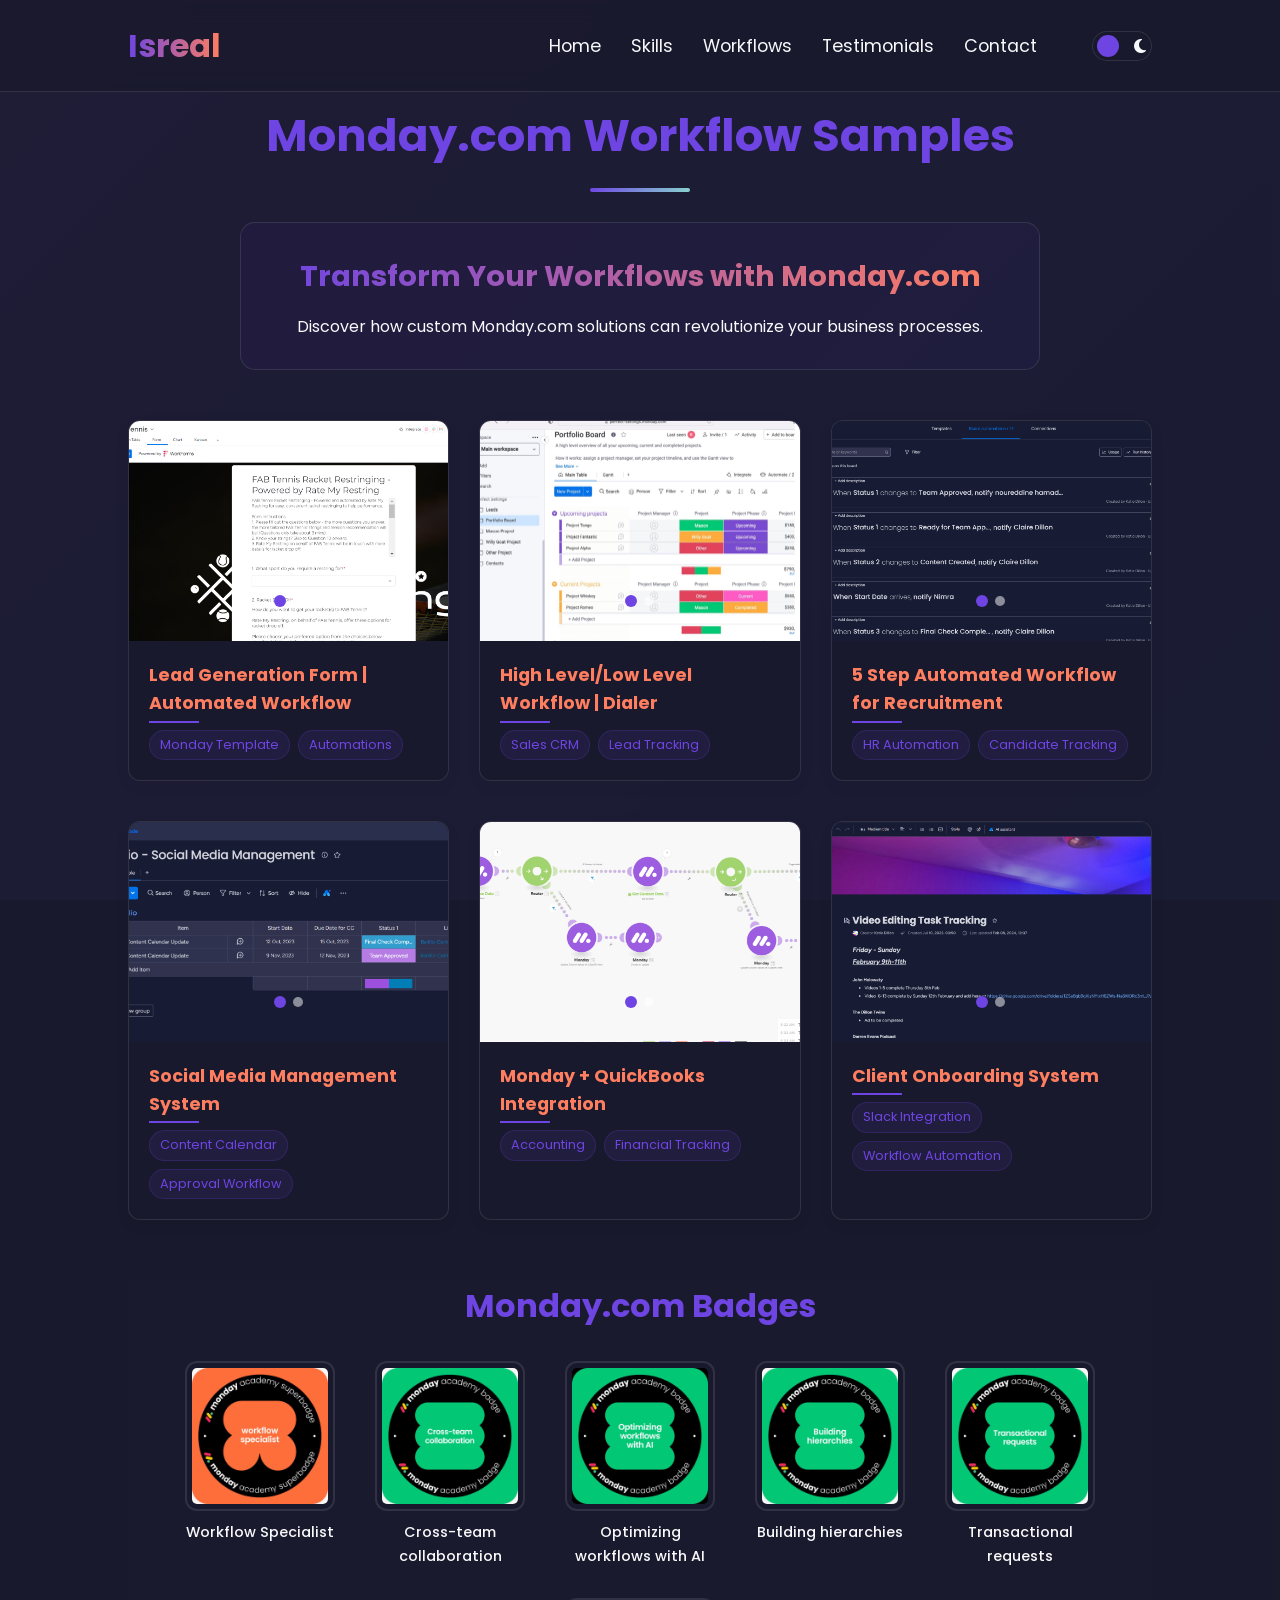
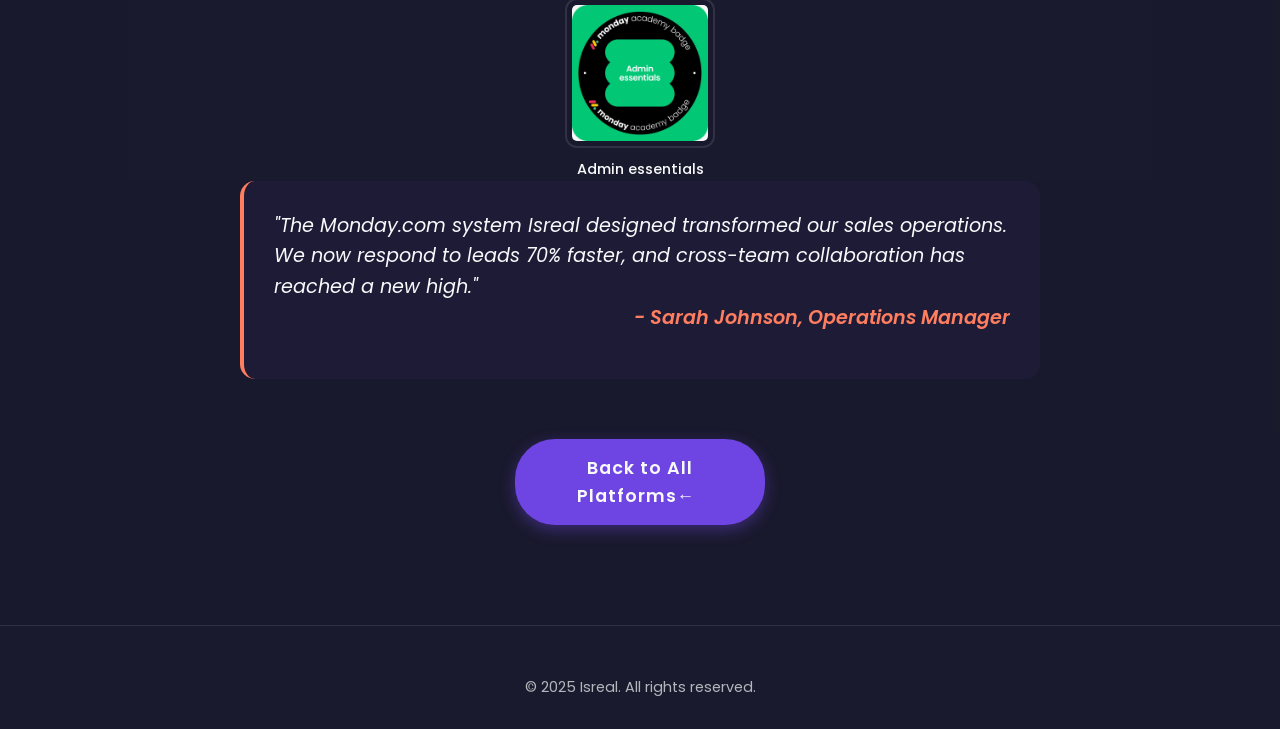
<file: Monday.html>
<!DOCTYPE html>
<html lang="en">
<head>
    <meta charset="UTF-8">
    <meta name="viewport" content="width=device-width, initial-scale=1.0">
    <title>Monday.com Workflow Samples | Business Automation Consultant</title>
    <link rel="stylesheet" href="https://cdnjs.cloudflare.com/ajax/libs/font-awesome/6.4.0/css/all.min.css">
    <link href="https://fonts.googleapis.com/css2?family=Poppins:wght@100;200;300;400;500;600;700;800;900&display=swap" rel="stylesheet">
    <link rel="stylesheet" href="style.css">
</head>
<body class="dark-mode">
    <div class="bg-animation"></div>
    
    <header>
        <a href="index.html" class="logo">Isreal</a>
        <div class="menu-container">
            <div class="menu-toggle"><i class="fas fa-bars"></i></div>
            <nav class="navbar">
                <ul>
                    <li><a href="index.html#home">Home</a></li>
                    <li><a href="index.html#skills">Skills</a></li>
                    <li><a href="index.html#workflow">Workflows</a></li>
                    <li><a href="index.html#testimonials">Testimonials</a></li>
                    <li><a href="index.html#contact">Contact</a></li>
                </ul>
            </nav>
            <div class="theme-toggle-container">
                <div class="theme-toggle">
                    <i class="fas fa-sun"></i>
                    <i class="fas fa-moon"></i>
                    <span class="toggle-ball"></span>
                </div>
            </div>
        </div>
    </header>

    <section class="platform-samples">
        <h1>Monday.com Workflow Samples</h1>
        
        <div class="sample-description">
            <h2>Transform Your Workflows with Monday.com</h2>
            <p>Discover how custom Monday.com solutions can revolutionize your business processes.</p>
            <i class="fab fa-monday platform-icon monday-color"></i>
        </div>

        <div class="sample-grid">
            <!-- Row 1 -->
            <div class="sample-row">
                <!-- Sample 1 -->
                <div class="sample-item">
                    <div class="sample-carousel">
                        <div class="carousel-inner">
                            <div class="carousel-item active">
                                <img src="images/Poject image/m1" alt="Lead Generation Form">
                            </div>
                            <div class="carousel-item">
                                <img src="images/Poject image/m11" alt="Form Details">
                            </div>    
                        </div>
                        <div class="carousel-controls">
                            <button class="carousel-prev"><i class="fas fa-chevron-left"></i></button>
                            <button class="carousel-next"><i class="fas fa-chevron-right"></i></button>
                        </div>
                        <div class="carousel-indicators">
                            <span class="indicator active"></span>
                            <span class="indicator"></span>
                        </div>
                    </div>
                    <div class="sample-info">
                        <h3>Lead Generation Form | Automated Workflow</h3>
                        <div class="sample-tags">
                            <span>Monday Template</span>
                            <span>Automations</span>
                        </div>
                    </div>
                </div>

                <!-- Sample 2 -->
                <div class="sample-item">
                    <div class="sample-carousel">
                        <div class="carousel-inner">
                            <div class="carousel-item active">
                                <img src="images/Poject image/m2" alt="High Level Workflow">
                            </div>
                            <div class="carousel-item">
                                <img src="images/Poject image/m22" alt="Dialer Integration">
                            </div>
                        </div>
                        <div class="carousel-controls">
                            <button class="carousel-prev"><i class="fas fa-chevron-left"></i></button>
                            <button class="carousel-next"><i class="fas fa-chevron-right"></i></button>
                        </div>
                        <div class="carousel-indicators">
                            <span class="indicator active"></span>
                            <span class="indicator"></span>
                        </div>
                    </div>
                    <div class="sample-info">
                        <h3>High Level/Low Level Workflow | Dialer</h3>
                        <div class="sample-tags">
                            <span>Sales CRM</span>
                            <span>Lead Tracking</span>
                        </div>
                    </div>
                </div>

                <!-- Sample 3 -->
                <div class="sample-item">
                    <div class="sample-carousel">
                        <div class="carousel-inner">
                            <div class="carousel-item active">
                                <img src="images/Poject image/m3" alt="Recruitment Workflow">
                            </div>
                            <div class="carousel-item">
                                <img src="images/Poject image/m33" alt="Screening Process">
                            </div>
                        </div>
                        <div class="carousel-controls">
                            <button class="carousel-prev"><i class="fas fa-chevron-left"></i></button>
                            <button class="carousel-next"><i class="fas fa-chevron-right"></i></button>
                        </div>
                        <div class="carousel-indicators">
                            <span class="indicator active"></span>
                            <span class="indicator"></span>
                        </div>
                    </div>
                    <div class="sample-info">
                        <h3>5 Step Automated Workflow for Recruitment</h3>
                        <div class="sample-tags">
                            <span>HR Automation</span>
                            <span>Candidate Tracking</span>
                        </div>
                    </div>
                </div>
            </div>

            <!-- Row 2 -->
            <div class="sample-row">
                <!-- Sample 4 -->
                <div class="sample-item">
                    <div class="sample-carousel">
                        <div class="carousel-inner">
                            <div class="carousel-item active">
                                <img src="images/Poject image/m4" alt="Social Media Management">
                            </div>
                            <div class="carousel-item">
                                <img src="images/Poject image/m44" alt="Content Calendar">
                            </div>
                        </div>
                        <div class="carousel-controls">
                            <button class="carousel-prev"><i class="fas fa-chevron-left"></i></button>
                            <button class="carousel-next"><i class="fas fa-chevron-right"></i></button>
                        </div>
                        <div class="carousel-indicators">
                            <span class="indicator active"></span>
                            <span class="indicator"></span>
                        </div>
                    </div>
                    <div class="sample-info">
                        <h3>Social Media Management System</h3>
                        <div class="sample-tags">
                            <span>Content Calendar</span>
                            <span>Approval Workflow</span>
                        </div>
                    </div>
                </div>

                <!-- Sample 5 -->
                <div class="sample-item">
                    <div class="sample-carousel">
                        <div class="carousel-inner">
                            <div class="carousel-item active">
                                <img src="images/Poject image/m5" alt="QuickBooks Integration">
                            </div>
                            <div class="carousel-item">
                                <img src="images/Poject image/m55" alt="Financial Tracking">
                            </div>
                        </div>
                        <div class="carousel-controls">
                            <button class="carousel-prev"><i class="fas fa-chevron-left"></i></button>
                            <button class="carousel-next"><i class="fas fa-chevron-right"></i></button>
                        </div>
                        <div class="carousel-indicators">
                            <span class="indicator active"></span>
                            <span class="indicator"></span>
                        </div>
                    </div>
                    <div class="sample-info">
                        <h3>Monday + QuickBooks Integration</h3>
                        <div class="sample-tags">
                            <span>Accounting</span>
                            <span>Financial Tracking</span>
                        </div>
                    </div>
                </div>

                <!-- Sample 6 -->
                <div class="sample-item">
                    <div class="sample-carousel">
                        <div class="carousel-inner">
                            <div class="carousel-item active">
                                <img src="images/Poject image/m6" alt="Client Onboarding">
                            </div>
                            <div class="carousel-item">
                                <img src="images/Poject image/m66" alt="Slack Integration">
                            </div>
                        </div>
                        <div class="carousel-controls">
                            <button class="carousel-prev"><i class="fas fa-chevron-left"></i></button>
                            <button class="carousel-next"><i class="fas fa-chevron-right"></i></button>
                        </div>
                        <div class="carousel-indicators">
                            <span class="indicator active"></span>
                            <span class="indicator"></span>
                        </div>
                    </div>
                    <div class="sample-info">
                        <h3>Client Onboarding System</h3>
                        <div class="sample-tags">
                            <span>Slack Integration</span>
                            <span>Workflow Automation</span>
                        </div>
                    </div>
                </div>
            </div>
        </div>
<!-- Inside Monday.html, after sample-description -->
<div class="badges-certificates" style="margin-top: 50px; padding: 0;">
    <h2 style="text-align: center; font-size: 2rem; margin-bottom: 30px; color: var(--primary);">Monday.com Badges</h2>
    <div class="badge-list" style="display: flex; flex-wrap: wrap; justify-content: center; gap: 30px;">
        <!-- Orange superbadge first -->
       <div class="badge-item">
                    <img src="images/monday-badges/Badge (7).jpeg" alt="Workflow Specialist Superbadge">
                    <p>Workflow Specialist</p>
                </div>
                <div class="badge-item">
                    <img src="images/monday-badges/Badge (2).jpeg" alt="Workflow Specialist Superbadge">
                    <p>Cross-team collaboration</p>
                </div>
                <div class="badge-item">
                    <img src="images/monday-badges/Badge (1).jpeg" alt="Workflow Specialist Superbadge">
                    <p>Optimizing workflows with AI</p>
                </div>
                <div class="badge-item">
                    <img src="images/monday-badges/Badge (5).jpeg" alt="Workflow Specialist Superbadge">
                    <p>Building hierarchies</p>
                </div>
                <div class="badge-item">
                    <img src="images/monday-badges/Badge (3).jpeg" alt="Workflow Specialist Superbadge">
                    <p>Transactional requests</p>
                </div>
                <div class="badge-item">
                    <img src="images/monday-badges/Badge (6).jpeg" alt="Workflow Specialist Superbadge">
                    <p>Admin essentials</p>
                </div>
    </div>
</div>
        <div class="testimonial-quote">
            <blockquote>
                "The Monday.com system Isreal designed transformed our sales operations. We now respond to leads 70% faster, and cross-team collaboration has reached a new high."
                <cite>- Sarah Johnson, Operations Manager</cite>
            </blockquote>
        </div>

        <a href="index.html#workflow" class="btn back-btn">Back to All Platforms</a>
    </section>

    <footer>
        <p class="copyright">© 2025 Isreal. All rights reserved.</p>
    </footer>

    <div class="back-to-top">
        <i class="fas fa-arrow-up"></i>
    </div>

    <script src="script.js"></script>
    <script src="samples.js"></script>
</body>
</html>
</file>
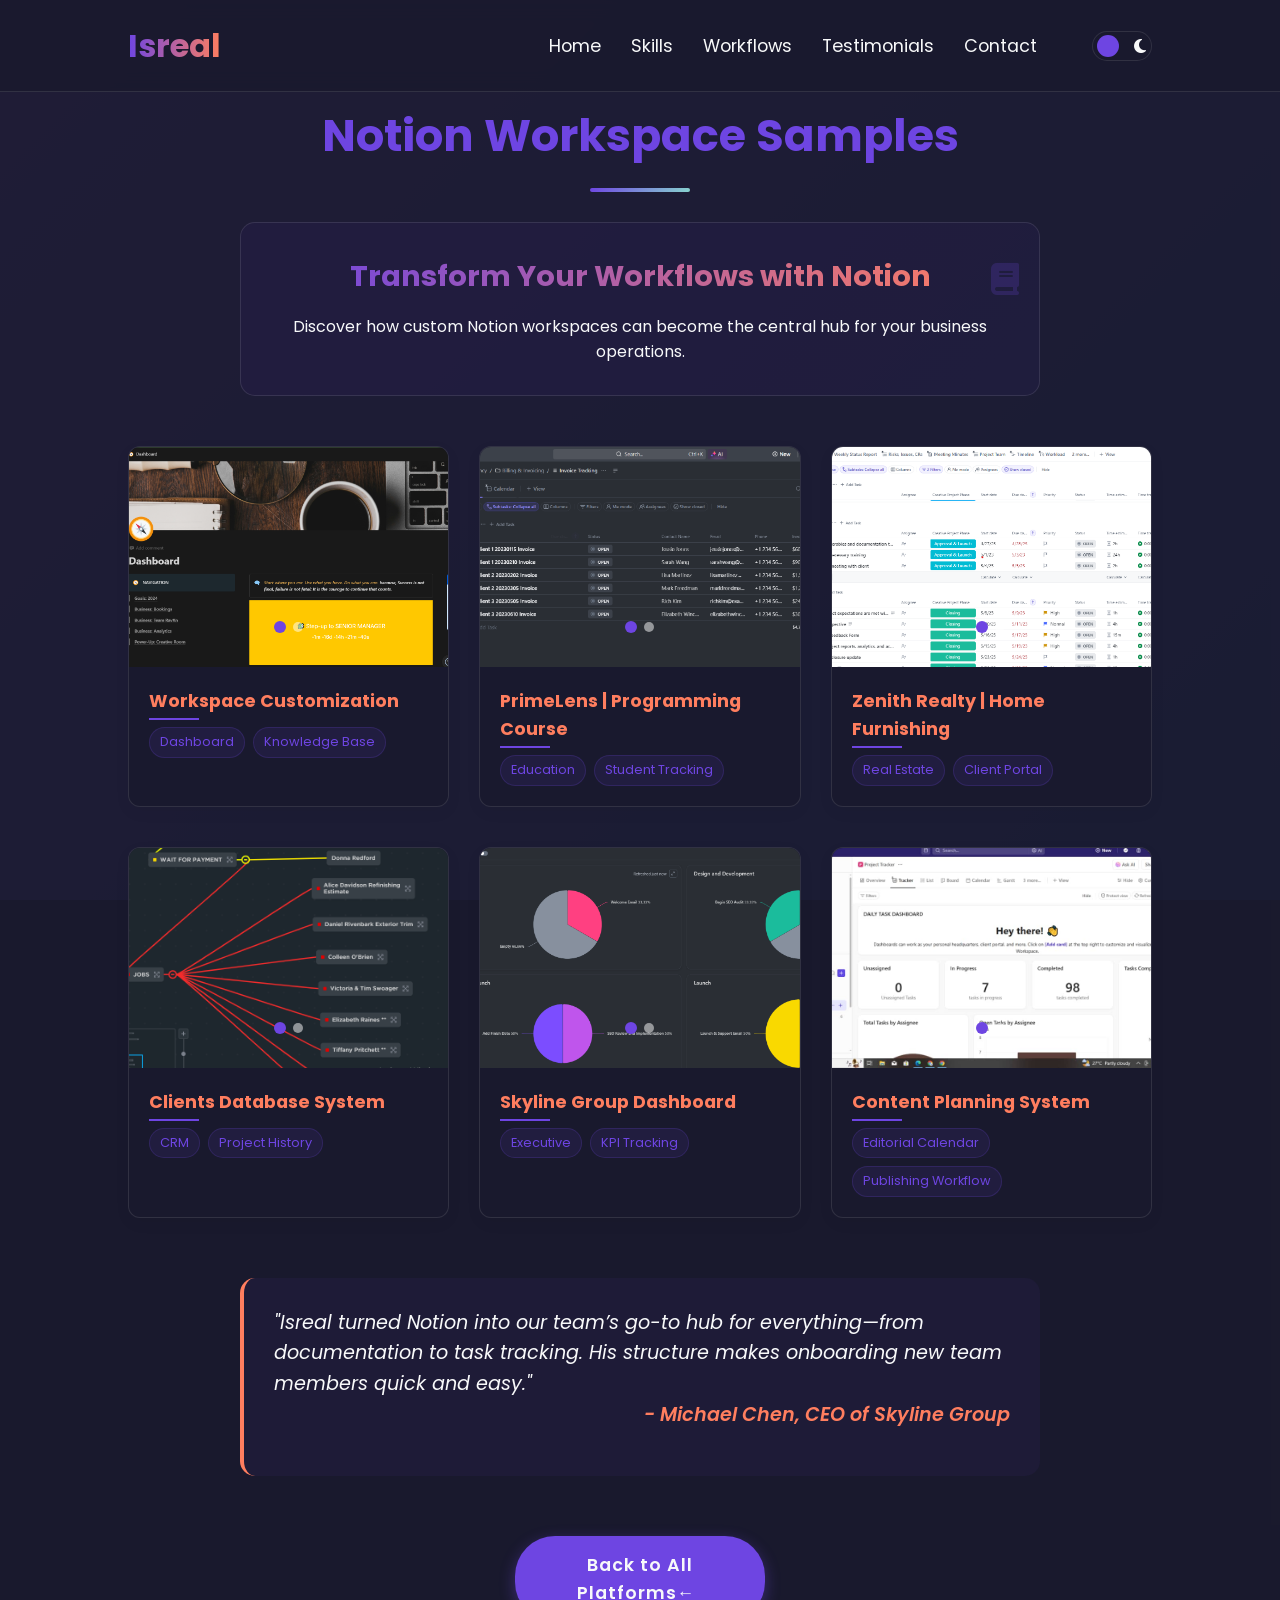
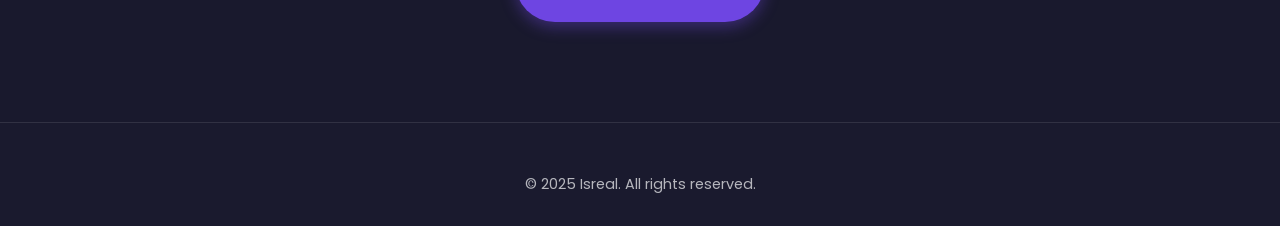
<file: Notion.html>
<!DOCTYPE html>
<html lang="en">
<head>
    <meta charset="UTF-8">
    <meta name="viewport" content="width=device-width, initial-scale=1.0">
    <title>Notion Workspace Samples | Business Automation Consultant</title>
    <link rel="stylesheet" href="https://cdnjs.cloudflare.com/ajax/libs/font-awesome/6.4.0/css/all.min.css">
    <link href="https://fonts.googleapis.com/css2?family=Poppins:wght@100;200;300;400;500;600;700;800;900&display=swap" rel="stylesheet">
    <link rel="stylesheet" href="style.css">
</head>
<body class="dark-mode">
    <div class="bg-animation"></div>
    
    <header>
        <a href="index.html" class="logo">Isreal</a>
        <div class="menu-container">
            <div class="menu-toggle"><i class="fas fa-bars"></i></div>
            <nav class="navbar">
                <ul>
                    <li><a href="index.html#home">Home</a></li>
                    <li><a href="index.html#skills">Skills</a></li>
                    <li><a href="index.html#workflow">Workflows</a></li>
                    <li><a href="index.html#testimonials">Testimonials</a></li>
                    <li><a href="index.html#contact">Contact</a></li>
                </ul>
            </nav>
            <div class="theme-toggle-container">
                <div class="theme-toggle">
                    <i class="fas fa-sun"></i>
                    <i class="fas fa-moon"></i>
                    <span class="toggle-ball"></span>
                </div>
            </div>
        </div>
    </header>

    <section class="platform-samples">
        <h1>Notion Workspace Samples</h1>
        
        <div class="sample-description">
            <h2>Transform Your Workflows with Notion</h2>
            <p>Discover how custom Notion workspaces can become the central hub for your business operations.</p>
            <i class="fas fa-book platform-icon notion-color"></i>
        </div>

        <div class="sample-grid">
            <!-- Row 1 -->
            <div class="sample-row">
                <!-- Sample 1 -->
                <div class="sample-item">
                    <div class="sample-carousel">
                        <div class="carousel-inner">
                            <div class="carousel-item active">
                                <img src="images/Poject image/n1" alt="Workspace Customization">
                            </div>
                            <div class="carousel-item">
                                <img src="images/Poject image/n11" alt="Workspace Details">
                            </div>
                        </div>
                        <div class="carousel-controls">
                            <button class="carousel-prev"><i class="fas fa-chevron-left"></i></button>
                            <button class="carousel-next"><i class="fas fa-chevron-right"></i></button>
                        </div>
                        <div class="carousel-indicators">
                            <span class="indicator active"></span>
                            <span class="indicator"></span>
                        </div>
                    </div>
                    <div class="sample-info">
                        <h3>Workspace Customization</h3>
                        <div class="sample-tags">
                            <span>Dashboard</span>
                            <span>Knowledge Base</span>
                        </div>
                    </div>
                </div>

                <!-- Sample 2 -->
                <div class="sample-item">
                    <div class="sample-carousel">
                        <div class="carousel-inner">
                            <div class="carousel-item active">
                                <img src="images/Poject image/c2" alt="Programming Course Dashboard">
                            </div>
                            <div class="carousel-item">
                                <img src="images/Poject image/c22" alt="Course Details">
                            </div>
                        </div>
                        <div class="carousel-controls">
                            <button class="carousel-prev"><i class="fas fa-chevron-left"></i></button>
                            <button class="carousel-next"><i class="fas fa-chevron-right"></i></button>
                        </div>
                        <div class="carousel-indicators">
                            <span class="indicator active"></span>
                            <span class="indicator"></span>
                        </div>
                    </div>
                    <div class="sample-info">
                        <h3>PrimeLens | Programming Course</h3>
                        <div class="sample-tags">
                            <span>Education</span>
                            <span>Student Tracking</span>
                        </div>
                    </div>
                </div>

                <!-- Sample 3 -->
                <div class="sample-item">
                    <div class="sample-carousel">
                        <div class="carousel-inner">
                            <div class="carousel-item active">
                                <img src="images/Poject image/c3" alt="Real Estate Template">
                            </div>
                            <div class="carousel-item">
                                <img src="images/Poject image/c33" alt="Property Details">
                            </div>
                        </div>
                        <div class="carousel-controls">
                            <button class="carousel-prev"><i class="fas fa-chevron-left"></i></button>
                            <button class="carousel-next"><i class="fas fa-chevron-right"></i></button>
                        </div>
                        <div class="carousel-indicators">
                            <span class="indicator active"></span>
                            <span class="indicator"></span>
                        </div>
                    </div>
                    <div class="sample-info">
                        <h3>Zenith Realty | Home Furnishing</h3>
                        <div class="sample-tags">
                            <span>Real Estate</span>
                            <span>Client Portal</span>
                        </div>
                    </div>
                </div>
            </div>

            <!-- Row 2 -->
            <div class="sample-row">
                <!-- Sample 4 -->
                <div class="sample-item">
                    <div class="sample-carousel">
                        <div class="carousel-inner">
                            <div class="carousel-item active">
                                <img src="images/Poject image/c4" alt="Client Database">
                            </div>
                            <div class="carousel-item">
                                <img src="images/Poject image/c44" alt="Database Details">
                            </div>
                        </div>
                        <div class="carousel-controls">
                            <button class="carousel-prev"><i class="fas fa-chevron-left"></i></button>
                            <button class="carousel-next"><i class="fas fa-chevron-right"></i></button>
                        </div>
                        <div class="carousel-indicators">
                            <span class="indicator active"></span>
                            <span class="indicator"></span>
                        </div>
                    </div>
                    <div class="sample-info">
                        <h3>Clients Database System</h3>
                        <div class="sample-tags">
                            <span>CRM</span>
                            <span>Project History</span>
                        </div>
                    </div>
                </div>

                <!-- Sample 5 -->
                <div class="sample-item">
                    <div class="sample-carousel">
                        <div class="carousel-inner">
                            <div class="carousel-item active">
                                <img src="images/Poject image/c5" alt="Skyline Dashboard">
                            </div>
                            <div class="carousel-item">
                                <img src="images/Poject image/c55" alt="Dashboard Details">
                            </div>
                        </div>
                        <div class="carousel-controls">
                            <button class="carousel-prev"><i class="fas fa-chevron-left"></i></button>
                            <button class="carousel-next"><i class="fas fa-chevron-right"></i></button>
                        </div>
                        <div class="carousel-indicators">
                            <span class="indicator active"></span>
                            <span class="indicator"></span>
                        </div>
                    </div>
                    <div class="sample-info">
                        <h3>Skyline Group Dashboard</h3>
                        <div class="sample-tags">
                            <span>Executive</span>
                            <span>KPI Tracking</span>
                        </div>
                    </div>
                </div>

                <!-- Sample 6 -->
                <div class="sample-item">
                    <div class="sample-carousel">
                        <div class="carousel-inner">
                            <div class="carousel-item active">
                                <img src="images/Poject image/c6" alt="Content Calendar">
                            </div>
                            <div class="carousel-item">
                                <img src="images/Poject image/c66" alt="Calendar Details">
                            </div>
                        </div>
                        <div class="carousel-controls">
                            <button class="carousel-prev"><i class="fas fa-chevron-left"></i></button>
                            <button class="carousel-next"><i class="fas fa-chevron-right"></i></button>
                        </div>
                        <div class="carousel-indicators">
                            <span class="indicator active"></span>
                            <span class="indicator"></span>
                        </div>
                    </div>
                    <div class="sample-info">
                        <h3>Content Planning System</h3>
                        <div class="sample-tags">
                            <span>Editorial Calendar</span>
                            <span>Publishing Workflow</span>
                        </div>
                    </div>
                </div>
            </div>
        </div>

        <div class="testimonial-quote">
            <blockquote>
                "Isreal turned Notion into our team’s go-to hub for everything—from documentation to task tracking. His structure makes onboarding new team members quick and easy."
                <cite>- Michael Chen, CEO of Skyline Group</cite>
            </blockquote>
        </div>

        <a href="index.html#workflow" class="btn back-btn">Back to All Platforms</a>
    </section>

    <footer>
        <p class="copyright">© 2025 Isreal. All rights reserved.</p>
    </footer>

    <div class="back-to-top">
        <i class="fas fa-arrow-up"></i>
    </div>

    <script src="script.js"></script>
    <script src="samples.js"></script>
</body>
</html>
</file>
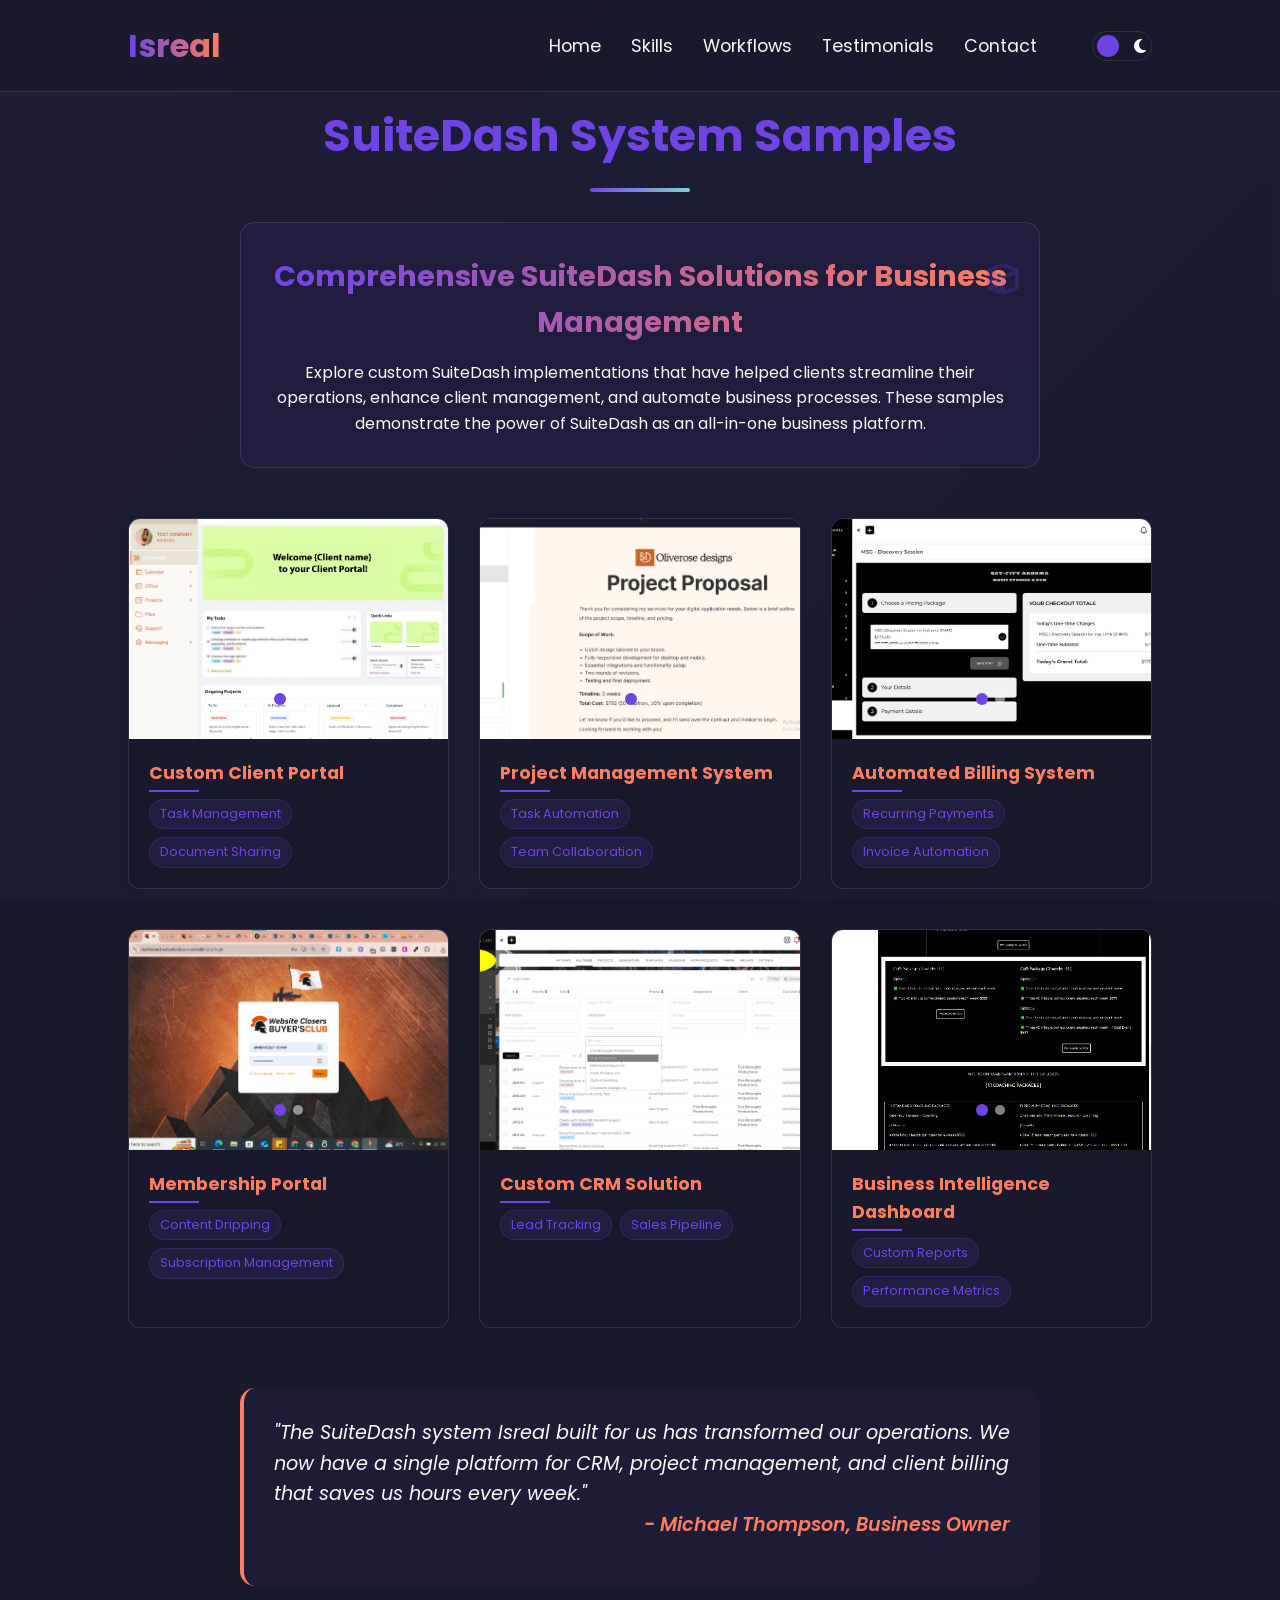
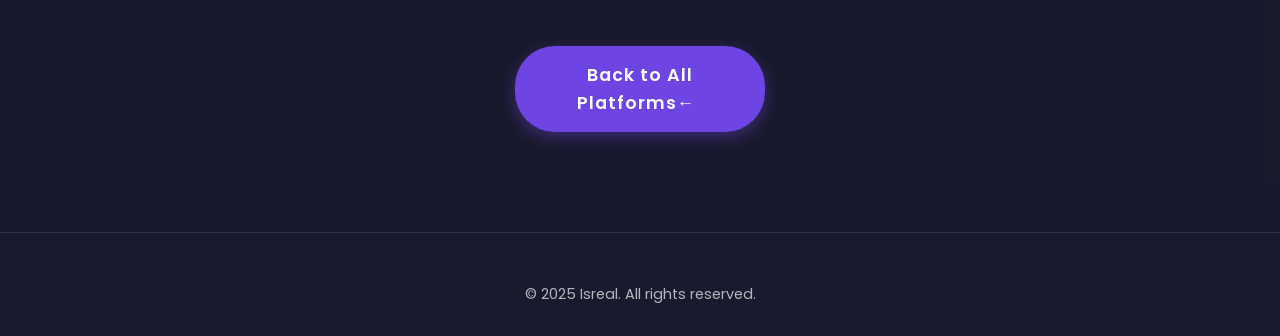
<file: SuiteDash.html>
<!DOCTYPE html>
<html lang="en">
<head>
    <meta charset="UTF-8">
    <meta name="viewport" content="width=device-width, initial-scale=1.0">
    <title>SuiteDash System Samples | Business Automation Consultant</title>
    <link rel="stylesheet" href="https://cdnjs.cloudflare.com/ajax/libs/font-awesome/6.4.0/css/all.min.css">
    <link href="https://fonts.googleapis.com/css2?family=Poppins:wght@100;200;300;400;500;600;700;800;900&display=swap" rel="stylesheet">
    <link rel="stylesheet" href="style.css">
</head>
<body class="dark-mode">
    <div class="bg-animation"></div>
    
    <header>
        <a href="index.html" class="logo">Isreal</a>
        <div class="menu-container">
            <div class="menu-toggle"><i class="fas fa-bars"></i></div>
            <nav class="navbar">
                <ul>
                    <li><a href="index.html#home">Home</a></li>
                    <li><a href="index.html#skills">Skills</a></li>
                    <li><a href="index.html#workflow">Workflows</a></li>
                    <li><a href="index.html#testimonials">Testimonials</a></li>
                    <li><a href="index.html#contact">Contact</a></li>
                </ul>
            </nav>
            <div class="theme-toggle-container">
                <div class="theme-toggle">
                    <i class="fas fa-sun"></i>
                    <i class="fas fa-moon"></i>
                    <span class="toggle-ball"></span>
                </div>
            </div>
        </div>
    </header>

    <section class="platform-samples">
        <h1>SuiteDash System Samples</h1>
        
        <div class="sample-description">
            <h2>Comprehensive SuiteDash Solutions for Business Management</h2>
            <p>Explore custom SuiteDash implementations that have helped clients streamline their operations, enhance client management, and automate business processes. These samples demonstrate the power of SuiteDash as an all-in-one business platform.</p>
            <i class="fas fa-cube platform-icon suitedash-color"></i>
        </div>

        <div class="sample-grid">
            <!-- Row 1 -->
            <div class="sample-row">
                <!-- Client Portal -->
                <div class="sample-item">
                    <div class="sample-carousel">
                        <div class="carousel-inner">
                            <div class="carousel-item active">
                                <img src="images/Project image/Client portal.png" alt="Client Portal Dashboard">
                            </div>
                            <div class="carousel-item">
                                <img src="images/Project image/client.png" alt="Client Portal Tasks">
                            </div>  
                        </div>
                        <div class="carousel-controls">
                            <button class="carousel-prev"><i class="fas fa-chevron-left"></i></button>
                            <button class="carousel-next"><i class="fas fa-chevron-right"></i></button>
                        </div>
                        <div class="carousel-indicators">
                            <span class="indicator active"></span>
                            <span class="indicator"></span>
                        </div>
                    </div>
                    <div class="sample-info">
                        <h3>Custom Client Portal</h3>
                        <div class="sample-tags">
                            <span>Task Management</span>
                            <span>Document Sharing</span>
                       
                        </div>
                    </div>
                </div>

                <!-- Project Management -->
                <div class="sample-item">
                    <div class="sample-carousel">
                        <div class="carousel-inner">
                            <div class="carousel-item active">
                                <img src="images/Project image/project management.png" alt="Project Dashboard">
                            </div>
                            <div class="carousel-item">
                                <img src="images/Project image/SuiteDash Companies.jpg" alt="Project Tasks">
                            </div>
                        </div>
                        <div class="carousel-controls">
                            <button class="carousel-prev"><i class="fas fa-chevron-left"></i></button>
                            <button class="carousel-next"><i class="fas fa-chevron-right"></i></button>
                        </div>
                        <div class="carousel-indicators">
                            <span class="indicator active"></span>
                            <span class="indicator"></span>
                        </div>
                    </div>
                    <div class="sample-info">
                        <h3>Project Management System</h3>
                        <div class="sample-tags">
                            <span>Task Automation</span>
                            <span>Team Collaboration</span>
                        </div>
                    </div>
                </div>

                <!-- Billing System -->
                <div class="sample-item">
                    <div class="sample-carousel">
                        <div class="carousel-inner">
                            <div class="carousel-item active">
                                <img src="images/Project image/Billing system.jpg" alt="Billing Dashboard">
                            </div>
                            <div class="carousel-item">
                                <img src="images/Project image/Billing system 2.jpg" alt="Invoice Management">
                            </div>
                        </div>
                        <div class="carousel-controls">
                            <button class="carousel-prev"><i class="fas fa-chevron-left"></i></button>
                            <button class="carousel-next"><i class="fas fa-chevron-right"></i></button>
                        </div>
                        <div class="carousel-indicators">
                            <span class="indicator active"></span>
                            <span class="indicator"></span>
                        </div>
                    </div>
                    <div class="sample-info">
                        <h3>Automated Billing System</h3>
                        <div class="sample-tags">
                            <span>Recurring Payments</span>
                            <span>Invoice Automation</span>
                        </div>
                        
                    </div>
                </div>
            </div>

            <!-- Row 2 -->
            <div class="sample-row">
                <!-- Membership Portal -->
                <div class="sample-item">
                    <div class="sample-carousel">
                        <div class="carousel-inner">
                            <div class="carousel-item active">
                                <img src="images/Project image/Membership Portal (2).jpg" alt="Membership Dashboard">
                            </div>
                            <div class="carousel-item">
                                <img src="images/Project image/Membership Portal (1).jpg" alt="Membership Content">
                            </div>
                        </div>
                        <div class="carousel-controls">
                            <button class="carousel-prev"><i class="fas fa-chevron-left"></i></button>
                            <button class="carousel-next"><i class="fas fa-chevron-right"></i></button>
                        </div>
                        <div class="carousel-indicators">
                            <span class="indicator active"></span>
                            <span class="indicator"></span>
                        </div>
                    </div>
                    <div class="sample-info">
                        <h3>Membership Portal</h3>
                        <div class="sample-tags">
                            <span>Content Dripping</span>
                            <span>Subscription Management</span>
                        </div>
                        
                    </div>
                </div>

                <!-- CRM Solution -->
                <div class="sample-item">
                    <div class="sample-carousel">
                        <div class="carousel-inner">
                            <div class="carousel-item active">
                                <img src="images/Project image/Suite dash Project management.jpeg" alt="CRM Dashboard">
                            </div>
                           
                        </div>
                    </div>
                    <div class="sample-info">
                        <h3>Custom CRM Solution</h3>
                        <div class="sample-tags">
                            <span>Lead Tracking</span>
                            <span>Sales Pipeline</span>
                        </div>
                        
                    </div>
                </div>

                <!-- Business Intelligence -->
                <div class="sample-item">
                    <div class="sample-carousel">
                        <div class="carousel-inner">
                            <div class="carousel-item active">
                                <img src="images/Project image/IMG-20250618-WA0021.jpg" alt="Analytics Dashboard">
                            </div>
                            <div class="carousel-item">
                                <img src="images/Project image/IMG-20250618-WA0023.jpg" alt="Custom Reports">
                            </div>
                        </div>
                        <div class="carousel-controls">
                            <button class="carousel-prev"><i class="fas fa-chevron-left"></i></button>
                            <button class="carousel-next"><i class="fas fa-chevron-right"></i></button>
                        </div>
                        <div class="carousel-indicators">
                            <span class="indicator active"></span>
                            <span class="indicator"></span>
                        </div>
                    </div>
                    <div class="sample-info">
                        <h3>Business Intelligence Dashboard</h3>
                        <div class="sample-tags">
                            <span>Custom Reports</span>
                            <span>Performance Metrics</span>
                        </div>
                    </div>
                </div>
            </div>
        </div>

        <div class="testimonial-quote">
            <blockquote>
                "The SuiteDash system Isreal built for us has transformed our operations. We now have a single platform for CRM, project management, and client billing that saves us hours every week."
                <cite>- Michael Thompson, Business Owner</cite>
            </blockquote>
        </div>

        <a href="index.html#workflow" class="btn back-btn">Back to All Platforms</a>
    </section>

    <footer>
        <p class="copyright">© 2025 Isreal. All rights reserved.</p>
    </footer>

    <div class="back-to-top">
        <i class="fas fa-arrow-up"></i>
    </div>

    <script src="script.js"></script>
    <script src="samples.js"></script>
</body>
</html>
</file>
<file: style.css>
/* Base Styles */
:root {
    --primary: #6e45e2;
    --secondary: #88d3ce;
    --accent: #ff7e5f;
    --dark: #1a1a2e;
    --light: #f8f9fa;
    --text-dark: #333;
    --text-light: #f8f9fa;
    --card-bg-dark: rgba(26, 26, 46, 0.9);
    --card-bg-light: rgba(255, 255, 255, 0.9);
    --border-dark: rgba(255, 255, 255, 0.1);
    --border-light: rgba(0, 0, 0, 0.1);
    --gradient: linear-gradient(135deg, var(--primary), var(--secondary));
}

/* Light mode variables */
.light-mode {
    --background: #f8f9fa;
    --text-color: var(--text-dark);
    --card-bg: var(--card-bg-light);
    --border-color: var(--border-light);
    --header-bg: rgba(248, 249, 250, 0.9);
    --header-border: rgba(0, 0, 0, 0.1);
}

/* Dark mode variables */
.dark-mode {
    --background: var(--dark);
    --text-color: var(--text-light);
    --card-bg: var(--card-bg-dark);
    --border-color: var(--border-dark);
    --header-bg: rgba(26, 26, 46, 0.9);
    --header-border: rgba(255, 255, 255, 0.1);
}

* {
    margin: 0;
    padding: 0;
    box-sizing: border-box;
    font-family: 'Poppins', sans-serif;
    transition: background-color 0.5s ease, color 0.3s ease;
}

body {
    background-color: var(--background);
    color: var(--text-color);
    overflow-x: hidden;
    line-height: 1.6;
}

/* Animated Background (Dark mode only) */
.bg-animation {
    position: fixed;
    top: 0;
    left: 0;
    width: 100%;
    height: 100%;
    z-index: -2;
    background: linear-gradient(-45deg, #1a1a2e, #16213e, #0f3460, #533483);
    background-size: 400% 400%;
    animation: gradientBG 15s ease infinite;
    opacity: 0;
    transition: opacity 0.5s ease;
}

.dark-mode .bg-animation {
    opacity: 1;
}

@keyframes gradientBG {
    0% { background-position: 0% 50%; }
    50% { background-position: 100% 50%; }
    100% { background-position: 0% 50%; }
}

/* Header with dropdown menu */
header {
    position: fixed;
    top: 0;
    left: 0;
    width: 100%;
    padding: 20px 10%;
    display: flex;
    justify-content: space-between;
    align-items: center;
    z-index: 100;
    backdrop-filter: blur(10px);
    background: var(--header-bg);
    border-bottom: 1px solid var(--header-border);
}

.logo {
    font-size: 2rem;
    font-weight: 700;
    background: linear-gradient(to right, var(--primary), var(--accent));
    -webkit-background-clip: text;
    background-clip: text;
    color: transparent;
    text-decoration: none;
}

.menu-container {
    display: flex;
    align-items: center;
    gap: 20px;
}

.menu-toggle {
    display: none;
    font-size: 1.5rem;
    color: var(--text-color);
    cursor: pointer;
    z-index: 101;
}

.navbar {
    position: relative;
}

.navbar ul {
    display: flex;
    list-style: none;
}

.navbar li {
    position: relative;
}

.navbar a {
    font-size: 1.1rem;
    color: var(--text-color);
    text-decoration: none;
    padding: 10px 15px;
    display: flex;
    align-items: center;
    gap: 5px;
    transition: all 0.3s ease;
}

.navbar a:hover {
    color: var(--accent);
}

/* Theme toggle */
.theme-toggle-container {
    margin-left: 20px;
}

.theme-toggle {
    position: relative;
    width: 60px;
    height: 30px;
    border-radius: 30px;
    background: var(--card-bg);
    border: 1px solid var(--border-color);
    cursor: pointer;
    display: flex;
    align-items: center;
    padding: 0 5px;
    justify-content: space-between;
}

.theme-toggle i {
    font-size: 1rem;
    color: var(--text-color);
    z-index: 1;
}

.theme-toggle .toggle-ball {
    position: absolute;
    width: 22px;
    height: 22px;
    background: var(--primary);
    border-radius: 50%;
    left: 4px;
    transition: transform 0.3s ease;
    z-index: 2;
}

.light-mode .theme-toggle .toggle-ball {
    transform: translateX(30px);
}

/* Hero Section */
.hero {
    min-height: 100vh;
    display: flex;
    align-items: center;
    padding: 150px 10% 80px;
    position: relative;
    overflow: hidden;
}

.hero-content {
    max-width: 700px;
}

.hero-content h1 {
    font-size: 3.5rem;
    font-weight: 700;
    line-height: 1.2;
    margin-bottom: 20px;
    background: linear-gradient(to right, var(--primary), var(--accent));
    -webkit-background-clip: text;
    background-clip: text;
    color: transparent;
}

.hero-content h3 {
    font-size: 1.8rem;
    color: var(--secondary);
    margin-bottom: 20px;
}

.hero-content p {
    font-size: 1.1rem;
    margin-bottom: 30px;
    line-height: 1.6;
}

.btn-box {
    display: flex;
    gap: 15px;
    margin-bottom: 40px;
}

.btn {
    display: inline-flex;
    padding: 12px 28px;
    background: var(--primary);
    color: var(--light);
    border-radius: 40px;
    font-size: 1rem;
    font-weight: 600;
    letter-spacing: 1px;
    text-decoration: none;
    transition: all 0.3s ease;
    box-shadow: 0 5px 15px rgba(110, 69, 226, 0.4);
    position: relative;
    overflow: hidden;
    z-index: 1;
    border: none;
    cursor: pointer;
}

.btn:hover {
    transform: translateY(-5px);
    box-shadow: 0 10px 20px rgba(110, 69, 226, 0.6);
}

.btn::before {
    content: '';
    position: absolute;
    top: 0;
    left: 0;
    width: 0;
    height: 100%;
    background: linear-gradient(to right, var(--accent), var(--primary));
    transition: width 0.3s ease;
    z-index: -1;
}

.btn:hover::before {
    width: 100%;
}

.btn-secondary {
    background: transparent;
    border: 2px solid var(--primary);
    color: var(--primary);
}

.btn-secondary:hover {
    color: var(--light);
}

/* Hero Image Styling */
.hero {
    position: relative;
    display: flex;
    align-items: center;
    justify-content: space-between;
    padding: 150px 10% 80px;
}

.hero-content {
    flex: 1;
    max-width: 700px;
    z-index: 1;
}

.hero-image {
    flex: 1;
    display: flex;
    justify-content: center;
    align-items: center;
    padding-left: 50px;
    z-index: 1;
}

.hero-image img {
    max-width: 100%;
    height: auto;
    border-radius: 20px;
    box-shadow: 0 20px 40px rgba(0, 0, 0, 0.3);
    border: 5px solid var(--primary);
    animation: float 6s ease-in-out infinite;
    transition: all 0.3s ease;
}

.hero-image img:hover {
    transform: scale(1.02);
    box-shadow: 0 25px 50px rgba(0, 0, 0, 0.4);
}

@keyframes float {
    0% { transform: translateY(0px); }
    50% { transform: translateY(-20px); }
    100% { transform: translateY(0px); }
}

/* About Section */
.about {
    padding: 150px 10% 100px;
    display: flex;
    justify-content: center;
    align-items: center;
    background: var(--card-bg);
}

.about-container {
    display: flex;
    align-items: center;
    gap: 50px;
    max-width: 1200px;
}

.about-img {
    position: relative;
    width: 350px;
    height: 350px;
    border-radius: 50%;
    overflow: hidden;
    border: 5px solid var(--primary);
}

.about-img img {
    width: 100%;
    height: 100%;
    object-fit: cover;
    transition: transform 0.5s ease;
}

.about-img:hover img {
    transform: scale(1.05);
}

.circle-spin {
    position: absolute;
    top: 0;
    left: 0;
    width: 100%;
    height: 100%;
    border-radius: 50%;
    border-top: 5px solid transparent;
    border-bottom: 5px solid transparent;
    border-left: 5px solid var(--accent);
    border-right: 5px solid var(--secondary);
    animation: spin 8s linear infinite;
}

@keyframes spin {
    100% {
        transform: rotate(360deg);
    }
}

.about-content {
    flex: 1;
}

.about-content h3 {
    font-size: 2.5rem;
    margin-bottom: 20px;
    color: var(--primary);
}

.about-content p {
    font-size: 1.1rem;
    line-height: 1.6;
    margin-bottom: 30px;
}

.skills-tags {
    display: flex;
    flex-wrap: wrap;
    gap: 10px;
}

.skill-tag {
    background: var(--primary);
    color: var(--light);
    padding: 8px 15px;
    border-radius: 30px;
    font-size: 0.9rem;
    border: 1px solid var(--primary);
    transition: all 0.3s ease;
    box-shadow: 0 4px 8px rgba(110, 69, 226, 0.2);
}

/* Section Titles */
.section-title {
    font-size: 2.5rem;
    text-align: center;
    margin-bottom: 50px;
    position: relative;
    display: inline-block;
    left: 50%;
    transform: translateX(-50%);
}

.section-title::after {
    content: '';
    position: absolute;
    bottom: -10px;
    left: 0;
    width: 100%;
    height: 3px;
    background: var(--gradient);
    border-radius: 3px;
}

/* Skills Section */
.skills {
    padding: 100px 10%;
    background: var(--background);
}

.skills-container {
    display: grid;
    grid-template-columns: repeat(auto-fit, minmax(300px, 1fr));
    gap: 30px;
    margin-top: 50px;
}

.skill-card {
    background: var(--card-bg);
    border-radius: 15px;
    padding: 30px;
    transition: all 0.3s ease;
    border: 1px solid var(--border-color);
    backdrop-filter: blur(10px);
}

.skill-card:hover {
    transform: translateY(-10px);
    box-shadow: 0 15px 30px rgba(0, 0, 0, 0.1);
    border-color: var(--primary);
}

.skill-card i {
    font-size: 3rem;
    color: var(--primary);
    margin-bottom: 20px;
}

.skill-card h3 {
    font-size: 1.5rem;
    margin-bottom: 15px;
    color: var(--secondary);
}

.skill-card p {
    font-size: 1rem;
    line-height: 1.6;
}

/* Workflow Showcase */
.workflow {
    padding: 100px 10%;
    background: var(--card-bg);
}

.workflow-container {
    display: flex;
    flex-wrap: wrap;
    gap: 30px;
    margin-top: 50px;
}

.workflow-item {
    flex: 1 1 300px;
    background: var(--card-bg);
    border-radius: 15px;
    overflow: hidden;
    transition: all 0.3s ease;
    border: 1px solid var(--border-color);
    position: relative;
    overflow: hidden;
}

.workflow-item::before {
    content: '';
    position: absolute;
    top: 0;
    left: 0;
    width: 100%;
    height: 100%;
    background: var(--gradient);
    opacity: 0;
    transition: opacity 0.3s ease;
    z-index: 1;
}

.workflow-item:hover {
    transform: translateY(-10px);
    box-shadow: 0 15px 30px rgba(0, 0, 0, 0.1);
}

.workflow-item:hover::before {
    opacity: 0.1;
}

.workflow-img {
    height: 200px;
    overflow: hidden;
}

.workflow-img img {
    width: 100%;
    height: 100%;
    object-fit: cover;
    transition: transform 0.5s ease;
}

.workflow-item:hover .workflow-img img {
    transform: scale(1.1);
}

.workflow-content {
    padding: 20px;
    position: relative;
    z-index: 2;
}

.workflow-content h3 {
    font-size: 1.3rem;
    margin-bottom: 10px;
    color: var(--accent);
}

.workflow-content p {
    font-size: 0.9rem;
    line-height: 1.6;
    margin-bottom: 15px;
}

/* Testimonials */
.testimonials {
    padding: 100px 10%;
    background: var(--background);
}

.testimonial-container {
    display: flex;
    flex-wrap: wrap;
    gap: 30px;
    margin-top: 50px;
}

.testimonial-card {
    flex: 1 1 300px;
    background: var(--card-bg);
    border-radius: 15px;
    padding: 30px;
    transition: all 0.3s ease;
    border: 1px solid var(--border-color);
    position: relative;
}

.testimonial-card:hover {
    transform: translateY(-10px);
    box-shadow: 0 15px 30px rgba(0, 0, 0, 0.1);
}

.testimonial-card::before {
    content: '"';
    position: absolute;
    top: 20px;
    left: 20px;
    font-size: 5rem;
    color: rgba(110, 69, 226, 0.1);
    font-family: serif;
    line-height: 1;
}

.testimonial-card p {
    font-size: 1rem;
    line-height: 1.6;
    margin-bottom: 20px;
    position: relative;
    z-index: 1;
}

.testimonial-author {
    display: flex;
    align-items: center;
}

.testimonial-author img {
    width: 50px;
    height: 50px;
    border-radius: 50%;
    object-fit: cover;
    margin-right: 15px;
    border: 2px solid var(--primary);
}

.author-info h4 {
    font-size: 1.1rem;
    color: var(--secondary);
}

.author-info span {
    font-size: 0.9rem;
    color: var(--text-color);
    opacity: 0.7;
}

.rating {
    color: var(--accent);
    margin-top: 5px;
}

/* Video Testimonial Section */
.video-testimonial {
    padding: 100px 10%;
    background: var(--card-bg);
}

.video-container {
    max-width: 1000px;
    margin: 0 auto;
}

.vimeo-wrapper {
    position: relative;
    padding-bottom: 56.25%; /* 16:9 Aspect Ratio */
    height: 0;
    overflow: hidden;
    border-radius: 15px;
    box-shadow: 0 15px 30px rgba(0,0,0,0.2);
    margin-bottom: 20px;
}

.vimeo-wrapper iframe {
    position: absolute;
    top: 0;
    left: 0;
    width: 100%;
    height: 100%;
    border: none;
}

.video-caption {
    text-align: center;
    margin-top: 20px;
}

.video-caption h3 {
    color: var(--accent);
    font-size: 1.4rem;
    margin-bottom: 5px;
}

.video-description {
    max-width: 800px;
    margin: 30px auto 0;
    text-align: center;
    font-size: 1.1rem;
    line-height: 1.6;
}

/* Contact */
.contact {
    padding: 100px 10%;
    background: var(--card-bg);
}

.contact-container {
    display: flex;
    flex-wrap: wrap;
    gap: 50px;
    margin-top: 50px;
}

.contact-info {
    flex: 1 1 300px;
    text-align: center;
    width: 100%;
}

.contact-info h3 {
    font-size: 1.8rem;
    margin-bottom: 30px;
    color: var(--secondary);
}

.contact-details {
    display: flex;
    flex-direction: column;
    gap: 20px;
}

.contact-item {
    display: flex;
    align-items: center;
    gap: 15px;
    justify-content: center;
}

.contact-item i {
    font-size: 1.5rem;
    color: var(--primary);
    width: 50px;
    height: 50px;
    background: var(--card-bg);
    border-radius: 50%;
    display: flex;
    justify-content: center;
    align-items: center;
    transition: all 0.3s ease;
}

.contact-item:hover i {
    background: var(--primary);
    color: var(--light);
    transform: rotate(15deg);
}

.contact-text h4 {
    font-size: 1.2rem;
    margin-bottom: 5px;
    color: var(--accent);
}

.contact-text a, .contact-text p {
    font-size: 1rem;
    color: var(--text-color);
    text-decoration: none;
    transition: all 0.3s ease;
}

.contact-text a:hover {
    color: var(--primary);
}

.upwork-btn-container {
    margin-top: 30px;
    text-align: center;
}

.upwork-btn {
    padding: 15px 30px;
    font-size: 1.1rem;
}

/* Footer */
footer {
    background: var(--background);
    padding: 30px 10%;
    text-align: center;
    border-top: 1px solid var(--border-color);
}

.copyright {
    font-size: 0.9rem;
    color: var(--text-color);
    opacity: 0.7;
    margin-top: 20px;
}

/* Back to Top Button */
.back-to-top {
    position: fixed;
    bottom: 30px;
    right: 30px;
    width: 50px;
    height: 50px;
    background: var(--primary);
    color: var(--light);
    border-radius: 50%;
    display: flex;
    justify-content: center;
    align-items: center;
    cursor: pointer;
    opacity: 0;
    visibility: hidden;
    transition: all 0.3s ease;
    z-index: 99;
    box-shadow: 0 5px 15px rgba(110, 69, 226, 0.4);
}

.back-to-top.visible {
    opacity: 1;
    visibility: visible;
}

.back-to-top:hover {
    background: var(--accent);
    transform: translateY(-5px);
}

/* Chatbot Styles */
.chatbot-container {
    position: fixed;
    bottom: 20px;
    left: 20px;
    width: 350px;
    max-height: 500px;
    background: var(--card-bg);
    border-radius: 16px;
    box-shadow: 0 10px 25px rgba(0, 0, 0, 0.2);
    overflow: hidden;
    display: flex;
    flex-direction: column;
    transform: translateY(20px);
    opacity: 0;
    visibility: hidden;
    transition: all 0.3s ease;
    z-index: 1000;
    border: 1px solid var(--border-color);
}

.chatbot-container.active {
    transform: translateY(0);
    opacity: 1;
    visibility: visible;
    max-height: 70vh;
}

.chatbot-container .chat-header {
    background: var(--primary);
    color: white;
    padding: 15px;
    display: flex;
    align-items: center;
    position: relative;
}

.chatbot-container .chat-header h2 {
    margin: 0;
    font-size: 1.2rem;
    color: white;
}

.chatbot-container .bot-avatar {
    width: 30px;
    height: 30px;
    border-radius: 50%;
    margin-right: 10px;
    object-fit: cover;
}

.chatbot-container .close-chat {
    position: absolute;
    right: 15px;
    background: none;
    border: none;
    color: white;
    font-size: 1rem;
    cursor: pointer;
    padding: 5px;
}

.chatbot-container .chat-box {
    flex: 1;
    padding: 15px;
    overflow-y: auto;
    max-height: 350px;
    background: var(--card-bg);
}

.chatbot-container .message {
    margin-bottom: 12px;
    display: flex;
    align-items: flex-start;
    animation: fadeIn 0.4s forwards;
}

.chatbot-container .user {
    justify-content: flex-end;
}

.chatbot-container .user .bubble {
    background: var(--primary);
    color: white;
    border-top-right-radius: 5px;
}

.chatbot-container .bot .bubble {
    background: var(--card-bg);
    color: var(--text-color);
    border: 1px solid var(--border-color);
    border-top-left-radius: 5px;
}

.chatbot-container .bubble {
    max-width: 80%;
    padding: 10px 14px;
    border-radius: 20px;
    position: relative;
    font-size: 0.9rem;
    line-height: 1.4;
    word-wrap: break-word;
}

.chatbot-container #chat-form {
    display: flex;
    border-top: 1px solid var(--border-color);
    padding: 10px;
    background: var(--card-bg);
}

.chatbot-container #user-input {
    flex: 1;
    padding: 10px 12px;
    border: 1px solid var(--border-color);
    border-radius: 20px;
    background: var(--card-bg);
    margin-right: 10px;
    font-size: 0.9rem;
    color: var(--text-color);
}

.chatbot-container #chat-form button {
    background: var(--primary);
    color: white;
    border: none;
    width: 40px;
    height: 40px;
    border-radius: 50%;
    cursor: pointer;
    font-size: 1rem;
    display: flex;
    align-items: center;
    justify-content: center;
    transition: all 0.3s ease;
}

.chatbot-container #chat-form button:hover {
    background: var(--accent);
    transform: scale(1.05);
}

.chatbot-container .typing-indicator {
    display: none;
    padding: 5px 15px;
    background: var(--card-bg);
}

.chatbot-container .typing-indicator span {
    display: inline-block;
    width: 8px;
    height: 8px;
    margin-right: 4px;
    background: var(--text-color);
    opacity: 0.4;
    border-radius: 50%;
    animation: blink 1.4s infinite;
}

.chatbot-container .typing-indicator span:nth-child(2) {
    animation-delay: 0.2s;
}

.chatbot-container .typing-indicator span:nth-child(3) {
    animation-delay: 0.4s;
}

.chat-toggle {
    position: fixed;
    bottom: 30px;
    left: 30px;
    width: 60px;
    height: 60px;
    background: var(--primary);
    color: white;
    border-radius: 50%;
    display: flex;
    justify-content: center;
    align-items: center;
    cursor: pointer;
    z-index: 999;
    box-shadow: 0 5px 15px rgba(0, 0, 0, 0.2);
    transition: all 0.3s ease;
}

.chat-toggle:hover {
    transform: scale(1.1);
    background: var(--accent);
}

.chat-toggle i {
    font-size: 1.5rem;
}

/* Enhanced Platform Samples Section */
.platform-samples {
    padding: 120px 10% 80px;
    min-height: 100vh;
    background: var(--card-bg);
}

.platform-samples h1 {
    font-size: 3rem;
    text-align: center;
    margin-bottom: 30px;
    color: var(--primary);
    position: relative;
    padding-bottom: 20px;
}

.platform-samples h1::after {
    content: '';
    position: absolute;
    bottom: 0;
    left: 50%;
    transform: translateX(-50%);
    width: 100px;
    height: 4px;
    background: var(--gradient);
    border-radius: 2px;
}

.sample-description {
    max-width: 800px;
    margin: 0 auto 60px;
    text-align: center;
    padding: 30px;
    background: rgba(110, 69, 226, 0.05);
    border-radius: 15px;
    border: 1px solid var(--border-color);
    position: relative;
    overflow: hidden;
}

.sample-description::before {
    content: '';
    position: absolute;
    top: 0;
    left: 0;
    width: 100%;
    height: 100%;
    background: var(--gradient);
    opacity: 0.03;
    z-index: -1;
}

.sample-description h2 {
    font-size: 1.8rem;
    margin-bottom: 15px;
    background: linear-gradient(to right, var(--primary), var(--accent));
    -webkit-background-clip: text;
    background-clip: text;
    color: transparent;
}

.sample-grid {
    display: grid;
    grid-template-columns: repeat(auto-fit, minmax(350px, 1fr));
    gap: 30px;
    margin-bottom: 60px;
}

.sample-item {
    background: var(--card-bg);
    border-radius: 15px;
    overflow: hidden;
    transition: all 0.4s ease;
    border: 1px solid var(--border-color);
    box-shadow: 0 10px 20px rgba(0, 0, 0, 0.05);
    position: relative;
}

.sample-item::before {
    content: '';
    position: absolute;
    top: 0;
    left: 0;
    width: 100%;
    height: 100%;
    background: var(--gradient);
    opacity: 0;
    transition: opacity 0.3s ease;
    z-index: 1;
}

.sample-item:hover {
    transform: translateY(-10px);
    box-shadow: 0 15px 30px rgba(0, 0, 0, 0.15);
    border-color: var(--primary);
}

.sample-item:hover::before {
    opacity: 0.05;
}


/* Updated Image Gallery Styles */
.sample-image-gallery {
    position: relative;
    width: 100%;
    height: 220px;
    overflow: hidden;
    border-bottom: 1px solid var(--border-color);
}

.sample-image-gallery img {
    position: absolute;
    width: 100%;
    height: 100%;
    object-fit: cover;
    transition: opacity 0.5s ease;
    opacity: 0;
}

.sample-image-gallery img.active {
    opacity: 1;
}

.gallery-controls {
    position: absolute;
    bottom: 10px;
    left: 0;
    right: 0;
    display: flex;
    justify-content: center;
    gap: 10px;
    z-index: 3;
}

.gallery-controls button {
    background: rgba(110, 69, 226, 0.7);
    color: white;
    border: none;
    width: 30px;
    height: 30px;
    border-radius: 50%;
    cursor: pointer;
    display: flex;
    align-items: center;
    justify-content: center;
    transition: all 0.3s ease;
}

.gallery-controls button:hover {
    background: var(--accent);
    transform: scale(1.1);
}

.sample-content {
    padding: 25px;
    position: relative;
    z-index: 2;
}

.sample-item h3 {
    font-size: 1.3rem;
    margin-bottom: 12px;
    color: var(--accent);
    position: relative;
    display: inline-block;
}

.sample-item h3::after {
    content: '';
    position: absolute;
    bottom: -5px;
    left: 0;
    width: 50px;
    height: 2px;
    background: var(--primary);
    transition: width 0.3s ease;
}

.sample-item:hover h3::after {
    width: 80px;
}

.sample-item p {
    font-size: 1rem;
    line-height: 1.6;
    color: var(--text-color);
    opacity: 0.9;
}

.platform-icon {
    position: absolute;
    top: 20px;
    right: 20px;
    font-size: 1.5rem;
    color: var(--primary);
    opacity: 0.2;
    z-index: 1;
}

/* Enhanced Carousel */
.carousel-container {
    max-width: 1000px;
    margin: 0 auto 60px;
    position: relative;
}

.carousel {
    border-radius: 15px;
    overflow: hidden;
    box-shadow: 0 20px 40px rgba(0, 0, 0, 0.15);
    border: 1px solid var(--border-color);
}

.carousel-inner {
    display: flex;
    transition: transform 0.5s cubic-bezier(0.645, 0.045, 0.355, 1);
}

.carousel-item {
    min-width: 100%;
    position: relative;
}

.carousel-item img {
    width: 100%;
    display: block;
    max-height: 600px;
    object-fit: contain;
    background: var(--card-bg);
}

.carousel-caption {
    position: absolute;
    bottom: 0;
    left: 0;
    right: 0;
    background: linear-gradient(to top, rgba(26, 26, 46, 0.9), transparent);
    color: white;
    padding: 30px 20px 20px;
    text-align: center;
    font-size: 1.1rem;
}

.carousel-controls {
    position: absolute;
    top: 50%;
    width: 100%;
    display: flex;
    justify-content: space-between;
    transform: translateY(-50%);
    z-index: 10;
    padding: 0 20px;
}

.carousel-control {
    background: rgba(110, 69, 226, 0.8);
    color: white;
    border: none;
    width: 50px;
    height: 50px;
    border-radius: 50%;
    cursor: pointer;
    font-size: 1.5rem;
    display: flex;
    align-items: center;
    justify-content: center;
    transition: all 0.3s ease;
    box-shadow: 0 5px 15px rgba(0, 0, 0, 0.2);
}

.carousel-control:hover {
    background: var(--accent);
    transform: scale(1.1);
}

.carousel-indicators {
    display: flex;
    justify-content: center;
    padding: 20px 0;
    gap: 10px;
}

.indicator {
    width: 12px;
    height: 12px;
    border-radius: 50%;
    background: var(--border-color);
    cursor: pointer;
    transition: all 0.3s ease;
}

.indicator.active {
    background: var(--primary);
    transform: scale(1.2);
}

.testimonial-quote {
    max-width: 800px;
    margin: 0 auto 60px;
    padding: 30px;
    background: rgba(110, 69, 226, 0.05);
    border-radius: 15px;
    border-left: 4px solid var(--accent);
}

.testimonial-quote blockquote {
    font-size: 1.2rem;
    line-height: 1.6;
    margin-bottom: 15px;
    font-style: italic;
}

.testimonial-quote cite {
    display: block;
    text-align: right;
    font-weight: 600;
    color: var(--accent);
}

.back-btn {
    display: block;
    margin: 0 auto;
    text-align: center;
    max-width: 250px;
    padding: 15px 30px;
    font-size: 1.1rem;
    position: relative;
    overflow: hidden;
}

.back-btn::after {
    content: '←';
    margin-right: 8px;
    transition: all 0.3s ease;
}

.back-btn:hover::after {
    margin-right: 15px;
}

/* Platform-specific accent colors */
.monday-color { color: #f62b54; }
.clickup-color { color: #7b68ee; }
.notion-color { color: #000000; }
.airtable-color { color: #fcb400; }
.trello-color { color: #026aa7; }
.make-color { color: #00d2b2; }
.zapier-color { color: #ff4a00; }
.hubspot-color { color: #ff7a59; }
.asana-color { color: #273347; }
.pipedrive-color { color: #f62b54; }
.n8n-color { color: #29abe0; }
.zoho-color { color: #cd1719; }

/* Responsive Design */
@media (max-width: 1200px) {
    .hero-content h1 {
        font-size: 3rem;
    }
    
    .about-container {
        flex-direction: column;
        text-align: center;
    }
    
    .skills-tags {
        justify-content: center;
    }
}

@media (max-width: 992px) {
    .menu-toggle {
        display: block;
    }
    
    .navbar {
        position: fixed;
        top: 80px;
        left: -100%;
        width: 80%;
        height: calc(100vh - 80px);
        background: var(--card-bg);
        flex-direction: column;
        align-items: center;
        padding-top: 50px;
        transition: all 0.3s ease;
        backdrop-filter: blur(10px);
        border-right: 1px solid var(--border-color);
    }
    
    .navbar.active {
        left: 0;
    }
    
    .navbar ul {
        flex-direction: column;
        width: 100%;
    }
    
    .hero {
        padding-top: 180px;
        text-align: center;
    }
    
    .btn-box {
        justify-content: center;
    }
    
    .contact-container {
        flex-direction: column;
    }

    .sample-grid {
        grid-template-columns: repeat(auto-fit, minmax(300px, 1fr));
    }
    
    .platform-samples h1 {
        font-size: 2.5rem;
    }
}

@media (max-width: 768px) {
    .hero-content h1 {
        font-size: 2.5rem;
    }
    
    .hero-content h3 {
        font-size: 1.5rem;
    }
    
    .section-title {
        font-size: 2rem;
    }
    
    .about-img {
        width: 250px;
        height: 250px;
    }

    .carousel-control {
        width: 40px;
        height: 40px;
        font-size: 1.2rem;
    }
    
    .sample-description {
        padding: 20px;
    }
}

@media (max-width: 576px) {
    .btn-box {
        flex-direction: column;
    }
    
    .btn {
        width: 100%;
        text-align: center;
    }
    
    .about-img {
        width: 200px;
        height: 200px;
    }
    
    .chatbot-container {
        width: 90%;
        left: 5%;
        bottom: 80px;
        max-height: 60vh;
    }
    
    .chat-toggle {
        bottom: 20px;
        left: 20px;
        width: 50px;
        height: 50px;
    }

    .sample-grid {
        grid-template-columns: 1fr;
    }
    
    .platform-samples {
        padding: 100px 5% 60px;
    }
    
    .platform-samples h1 {
        font-size: 2rem;
    }
}

@keyframes fadeIn {
    from { opacity: 0; transform: translateY(10px); }
    to { opacity: 1; transform: translateY(0); }
}

@keyframes blink {
    0%, 100% { opacity: 0.4; }
    50% { opacity: 1; }
}

/* Ensure all transitions have proper fallbacks */
* {
    transition: background-color 0.5s ease, color 0.3s ease, transform 0.3s ease, opacity 0.3s ease;
}

/* Fix for theme toggle in light mode */
.light-mode .theme-toggle .toggle-ball {
    transform: translateX(30px) !important;
}

/* Ensure all interactive elements have pointer cursor */
button, a, [role="button"] {
    cursor: pointer;
}

/* Fix for mobile menu z-index */
@media (max-width: 992px) {
    .navbar {
        z-index: 1000;
    }
}

/* Ensure images don't overflow containers */
img {
    max-width: 100%;
    height: auto;
}

/* Fix for carousel controls positioning */
.carousel-controls {
    pointer-events: none;
}

.carousel-control {
    pointer-events: auto;
}

/* Add proper focus states for accessibility */
a:focus, button:focus, input:focus {
    outline: 2px solid var(--primary);
    outline-offset: 2px;
}

/* Fix for iframe border in some browsers */
iframe {
    border: none;
}
/* Platform Samples Section */
.platform-samples {
    padding: 100px 10%;
    min-height: 100vh;
    background: var(--card-bg);
}

.platform-samples h1 {
    font-size: 2.8rem;
    text-align: center;
    margin-bottom: 30px;
    color: var(--primary);
    position: relative;
}

.sample-description {
    max-width: 800px;
    margin: 0 auto 50px;
    text-align: center;
}

.sample-description h2 {
    font-size: 1.8rem;
    margin-bottom: 15px;
    background: linear-gradient(to right, var(--primary), var(--accent));
    -webkit-background-clip: text;
    background-clip: text;
    color: transparent;
}

.platform-icon {
    font-size: 2rem;
    color: var(--primary);
    margin-top: 20px;
}

/* Sample Grid Layout */
.sample-grid {
    display: flex;
    flex-direction: column;
    gap: 40px;
    margin-bottom: 60px;
}

.sample-row {
    display: grid;
    grid-template-columns: repeat(3, 1fr);
    gap: 30px;
}

.sample-item {
    background: var(--card-bg);
    border-radius: 12px;
    overflow: hidden;
    transition: all 0.3s ease;
    border: 1px solid var(--border-color);
    box-shadow: 0 5px 15px rgba(0, 0, 0, 0.05);
}

.sample-item:hover {
    transform: translateY(-5px);
    box-shadow: 0 10px 25px rgba(0, 0, 0, 0.1);
    border-color: var(--primary);
}

/* Sample Carousel */
.sample-carousel {
    position: relative;
    height: 220px;
    overflow: hidden;
}

.carousel-inner {
    display: flex;
    height: 100%;
    transition: transform 0.5s ease;
}

.carousel-item {
    min-width: 100%;
    height: 100%;
}

.carousel-item img {
    width: 100%;
    height: 100%;
    object-fit: cover;
}

.carousel-controls {
    position: absolute;
    top: 50%;
    left: 0;
    right: 0;
    display: flex;
    justify-content: space-between;
    padding: 0 15px;
    transform: translateY(-50%);
}

.carousel-prev,
.carousel-next {
    width: 36px;
    height: 36px;
    border-radius: 50%;
    background: rgba(110, 69, 226, 0.8);
    color: white;
    border: none;
    display: flex;
    align-items: center;
    justify-content: center;
    cursor: pointer;
    transition: all 0.3s ease;
    opacity: 0;
}

.sample-carousel:hover .carousel-prev,
.sample-carousel:hover .carousel-next {
    opacity: 1;
}

.carousel-prev:hover,
.carousel-next:hover {
    background: var(--accent);
    transform: scale(1.1);
}

.carousel-indicators {
    position: absolute;
    bottom: 15px;
    left: 0;
    right: 0;
    display: flex;
    justify-content: center;
    gap: 8px;
}

.indicator {
    width: 10px;
    height: 10px;
    border-radius: 50%;
    background: rgba(255, 255, 255, 0.5);
    cursor: pointer;
    transition: all 0.3s ease;
}

.indicator.active {
    background: var(--primary);
    transform: scale(1.2);
}

/* Sample Info */
.sample-info {
    padding: 20px;
}

.sample-info h3 {
    font-size: 1.1rem;
    margin-bottom: 12px;
    color: var(--accent);
}

.sample-tags {
    display: flex;
    flex-wrap: wrap;
    gap: 8px;
}

.sample-tags span {
    background: rgba(110, 69, 226, 0.1);
    color: var(--primary);
    padding: 4px 10px;
    border-radius: 20px;
    font-size: 0.8rem;
    border: 1px solid rgba(110, 69, 226, 0.2);
}

/* Testimonial */
.testimonial-quote {
    max-width: 800px;
    margin: 0 auto 60px;
    padding: 30px;
    background: rgba(110, 69, 226, 0.05);
    border-radius: 15px;
    border-left: 4px solid var(--accent);
}

.testimonial-quote blockquote {
    font-size: 1.2rem;
    line-height: 1.6;
    margin-bottom: 15px;
    font-style: italic;
}

.testimonial-quote cite {
    display: block;
    text-align: right;
    font-weight: 600;
    color: var(--accent);
}

/* Back Button */
.back-btn {
    display: block;
    margin: 0 auto;
    text-align: center;
    max-width: 250px;
    padding: 15px 30px;
    font-size: 1.1rem;
    position: relative;
    overflow: hidden;
}

.back-btn::after {
    content: '←';
    margin-right: 8px;
    transition: all 0.3s ease;
}

.back-btn:hover::after {
    margin-right: 15px;
}

/* Responsive Design */
@media (max-width: 1200px) {
    .sample-row {
        grid-template-columns: repeat(3, 1fr);
    }
}

@media (max-width: 992px) {
    .sample-row {
        grid-template-columns: repeat(2, 1fr);
    }
    
    .platform-samples h1 {
        font-size: 2.5rem;
    }
}

@media (max-width: 768px) {
    .sample-row {
        grid-template-columns: 1fr;
    }
    
    .platform-samples {
        padding: 80px 5%;
    }
    
    .sample-carousel {
        height: 180px;
    }
}

@media (max-width: 576px) {
    .platform-samples h1 {
        font-size: 2rem;
    }
    
    .testimonial-quote {
        padding: 20px;
    }
}
/* Replace the existing .file-grid and related styles with these */

/* File Grid Container */
.file-grid {
    display: grid;
    grid-template-columns: repeat(auto-fill, minmax(280px, 1fr));
    gap: 25px;
    margin: 40px 0;
}

.file-row {
    display: contents; /* Makes each row act as part of the grid */
}

/* File Card Styles */
.file-card {
    background: var(--card-bg);
    border-radius: 12px;
    padding: 20px;
    display: flex;
    align-items: center;
    gap: 20px;
    transition: all 0.3s ease;
    border: 1px solid var(--border-color);
    box-shadow: 0 4px 12px rgba(0, 0, 0, 0.05);
}

.file-card:hover {
    transform: translateY(-5px);
    box-shadow: 0 8px 25px rgba(110, 69, 226, 0.15);
    border-color: var(--primary);
}

/* File Icon Styles */
.file-icon {
    width: 60px;
    height: 60px;
    border-radius: 12px;
    display: flex;
    align-items: center;
    justify-content: center;
    font-size: 1.8rem;
    flex-shrink: 0;
}

.file-icon .fa-file-excel {
    color: #1d6f42;
    background-color: rgba(29, 111, 66, 0.1);
    padding: 15px;
    border-radius: 10px;
}

.file-icon .fa-file-pdf {
    color: #e74c3c;
    background-color: rgba(231, 76, 60, 0.1);
    padding: 15px;
    border-radius: 10px;
}

/* File Info Styles */
.file-info {
    flex: 1;
}

.file-info h3 {
    font-size: 1.1rem;
    margin-bottom: 8px;
    color: var(--text-color);
    font-weight: 600;
}

.file-meta {
    display: flex;
    justify-content: space-between;
    align-items: center;
    margin-bottom: 15px;
    font-size: 0.85rem;
    color: var(--text-color);
    opacity: 0.8;
}

/* Download Button Styles */
.download-btn {
    display: inline-flex;
    align-items: center;
    gap: 8px;
    padding: 8px 16px;
    background: var(--primary);
    color: white;
    border-radius: 6px;
    font-size: 0.9rem;
    font-weight: 500;
    text-decoration: none;
    transition: all 0.3s ease;
    border: none;
    cursor: pointer;
}

.download-btn:hover {
    background: var(--accent);
    transform: translateY(-2px);
    box-shadow: 0 4px 8px rgba(255, 126, 95, 0.3);
}

/* Section Title Styles */
.section-title {
    font-size: 1.8rem;
    text-align: center;
    margin: 40px 0 30px;
    color: var(--primary);
    position: relative;
    display: inline-block;
    padding-bottom: 10px;
}

.section-title::after {
    content: '';
    position: absolute;
    bottom: 0;
    left: 50%;
    transform: translateX(-50%);
    width: 80px;
    height: 3px;
    background: linear-gradient(to right, var(--primary), var(--accent));
    border-radius: 3px;
}

/* Responsive Adjustments */
@media (max-width: 768px) {
    .file-grid {
        grid-template-columns: 1fr;
    }
    
    .file-card {
        flex-direction: column;
        text-align: center;
        padding: 25px;
    }
    
    .file-meta {
        flex-direction: column;
        gap: 5px;
    }
    
    .file-icon {
        margin-bottom: 15px;
    }
}
/* ===== NEW: Services Section ===== */
.services {
    padding: 100px 10%;
    background: var(--background);
}

.services-container {
    display: grid;
    grid-template-columns: repeat(auto-fit, minmax(280px, 1fr));
    gap: 30px;
    margin-top: 50px;
}

.service-card {
    background: var(--card-bg);
    border-radius: 15px;
    padding: 30px 25px;
    text-align: center;
    border: 1px solid var(--border-color);
    transition: all 0.3s ease;
    backdrop-filter: blur(5px);
}

.service-card:hover {
    transform: translateY(-10px);
    box-shadow: 0 15px 30px rgba(110, 69, 226, 0.15);
    border-color: var(--primary);
}

.service-card i {
    font-size: 2.8rem;
    color: var(--primary);
    margin-bottom: 20px;
}

.service-card h3 {
    font-size: 1.3rem;
    margin-bottom: 12px;
    color: var(--secondary);
}

.service-card p {
    font-size: 0.95rem;
    line-height: 1.6;
    color: var(--text-color);
    opacity: 0.9;
}
/* Badges & Certificates Section */
.badges-certificates {
    padding: 100px 10%;
    background: var(--background);
}

.badge-category {
    margin-bottom: 40px;
}
.badge-category h3 {
    font-size: 1.8rem;
    text-align: center;
    margin-bottom: 20px;
    color: var(--secondary);
}
.badge-list {
    display: flex;
    flex-wrap: wrap;
    justify-content: center;
    gap: 30px;
}
.badge-item {
    display: flex;
    flex-direction: column;
    align-items: center;
    text-align: center;
    width: 160px;
}
.badge-item img {
    width: 150px;
    height: 150px;
    object-fit: contain;
    border-radius: 12px;
    transition: transform 0.3s;
    background: var(--card-bg);
    padding: 5px;
    border: 2px solid var(--border-color);
}
.badge-item img:hover {
    transform: scale(1.05);
    border-color: var(--primary);
}
.badge-item p {
    margin-top: 10px;
    font-size: 0.9rem;
    font-weight: 500;
    color: var(--text-color);
}
.superbadge {
    border: 2px solid var(--accent);
    border-radius: 12px;
    padding: 5px;
}
.superbadge p {
    color: var(--accent);
    font-weight: 600;
}
/* ===== NEW: Integration Banner (Hexagon Tech Stack) ===== */
.integration-banner {
    background-color: #19b76c; /* Monday.com green */
    border-radius: 24px;
    padding: 50px 30px;
    margin: 80px auto;
    max-width: 1100px;
    text-align: center;
    color: #1a1a2e;
    box-shadow: 0 10px 40px rgba(25, 183, 108, 0.25);
}

.integration-banner h3 {
    font-size: 2rem;
    font-weight: 500;
    margin-bottom: 45px;
    line-height: 1.5;
    max-width: 850px;
    margin-left: auto;
    margin-right: auto;
}

.integration-banner h3 span {
    font-weight: 700;
}
/* ===== NEW: Integration Banner (Staggered Rows, Dark Theme) ===== */
.integration-banner {
    background: var(--card-bg); /* Blends perfectly with dark mode */
    border: 1px solid var(--border-color);
    border-radius: 24px;
    padding: 50px 30px 40px;
    margin: 80px auto;
    max-width: 1100px;
    text-align: center;
    box-shadow: 0 10px 30px rgba(0, 0, 0, 0.15);
}

.integration-banner h3 {
    font-size: 1.8rem;
    font-weight: 500;
    margin-bottom: 40px;
    line-height: 1.5;
    max-width: 800px;
    margin-left: auto;
    margin-right: auto;
    color: var(--text-color);
}

.integration-banner h3 span {
    font-weight: 700;
    color: var(--primary); /* Make monday.com stand out with your purple */
}

/* Layout for two staggered rows */
.integration-logos {
    display: flex;
    flex-direction: column;
    align-items: center;
    gap: 10px;
}

.logo-row {
    display: flex;
    flex-wrap: wrap;
    justify-content: center;
    gap: 22px;
}

/* Stagger effect: Push the bottom row to the side and up */
.logo-row:last-child {
    padding-left: 35px; /* Creates the staggered/offset look */
    margin-top: -15px;  /* Pulls the rows slightly together */
}

/* White Hexagon Shape */
.logo-placeholder {
    width: 64px;
    height: 64px;
    background: #ffffff;
    clip-path: polygon(25% 0%, 75% 0%, 100% 50%, 75% 100%, 25% 100%, 0% 50%);
    display: flex;
    align-items: center;
    justify-content: center;
    box-shadow: 0 6px 12px rgba(0, 0, 0, 0.1);
    transition: transform 0.3s ease, box-shadow 0.3s ease;
}

.logo-placeholder i {
    font-size: 1.6rem;
    color: #333; /* Fallback color, inline styles will override this */
}

.logo-placeholder:hover {
    transform: translateY(-6px) scale(1.05);
    box-shadow: 0 10px 20px rgba(0, 0, 0, 0.2);
}

/* Responsive adjustments */
@media (max-width: 992px) {
    .logo-row:last-child {
        padding-left: 0; /* On smaller screens, center it instead */
        margin-top: 0;
    }
}
@media (max-width: 768px) {
    .integration-banner h3 { font-size: 1.4rem; }
    .logo-placeholder { width: 54px; height: 54px; }
    .logo-placeholder i { font-size: 1.3rem; }
    .logo-row { gap: 15px; }
}
/* ===== Schedule a Call Section (Redesigned) ===== */
.schedule-call {
    /* Centered Card Layout */
    width: 100%;
    max-width: 900px;
    margin: 80px auto; /* Automatically centers the card horizontally */
    padding: 50px 30px;
    background: var(--card-bg);
    border: 1px solid var(--border-color);
    border-radius: 24px;
    
    /* Flexbox to perfectly center content inside the card */
    display: flex;
    flex-direction: column;
    align-items: center;
    justify-content: center;
    text-align: center;
    
    box-shadow: 0 10px 30px rgba(0, 0, 0, 0.1);
    position: relative;
    overflow: hidden;
}

/* Subtle glow effect behind the icon */
.schedule-call::before {
    content: '';
    position: absolute;
    top: -50px;
    left: 50%;
    transform: translateX(-50%);
    width: 300px;
    height: 300px;
    background: radial-gradient(circle, rgba(110, 69, 226, 0.08) 0%, transparent 70%);
    pointer-events: none;
}

/* Icon Wrapper - Perfectly Centered */
.schedule-icon-wrapper {
    display: flex;
    align-items: center;
    justify-content: center;
    width: 70px;
    height: 70px;
    border-radius: 50%;
    background: rgba(110, 69, 226, 0.1);
    margin-bottom: 25px;
    border: 2px dashed var(--primary);
    animation: pulseBorder 2s ease-in-out infinite;
    position: relative;
    z-index: 1;
}

.schedule-icon-wrapper i {
    font-size: 2rem;
    color: var(--primary);
}

@keyframes pulseBorder {
    0%, 100% { transform: scale(1); border-color: var(--primary); }
    50% { transform: scale(1.05); border-color: var(--accent); }
}

/* Text Styling */
.schedule-call h2 {
    font-size: 2.4rem;
    margin-bottom: 15px;
    background: linear-gradient(to right, var(--primary), var(--accent));
    -webkit-background-clip: text;
    background-clip: text;
    color: transparent;
    font-weight: 700;
    position: relative;
    z-index: 1;
}

.schedule-call p {
    max-width: 600px;
    width: 100%;
    margin: 0 auto 30px;
    font-size: 1.1rem;
    color: var(--text-color);
    opacity: 0.85;
    line-height: 1.6;
    position: relative;
    z-index: 1;
}

/* CTA Button */
.schedule-btn {
    display: inline-flex;
    align-items: center;
    justify-content: center;
    gap: 10px;
    padding: 16px 38px;
    font-size: 1.1rem;
    font-weight: 600;
    border-radius: 50px;
    background: var(--primary);
    color: var(--light);
    text-decoration: none;
    box-shadow: 0 8px 25px rgba(110, 69, 226, 0.3);
    transition: all 0.3s ease;
    position: relative;
    z-index: 1;
}

.schedule-btn:hover {
    transform: translateY(-4px);
    box-shadow: 0 12px 35px rgba(110, 69, 226, 0.5);
}

/* Responsive */
@media (max-width: 768px) {
    .schedule-call {
        max-width: 95%;
        margin: 60px auto;
        padding: 40px 20px;
    }
    .schedule-call h2 { font-size: 1.8rem; }
    .schedule-icon-wrapper { width: 60px; height: 60px; }
    .schedule-icon-wrapper i { font-size: 1.6rem; }
}
</file>
